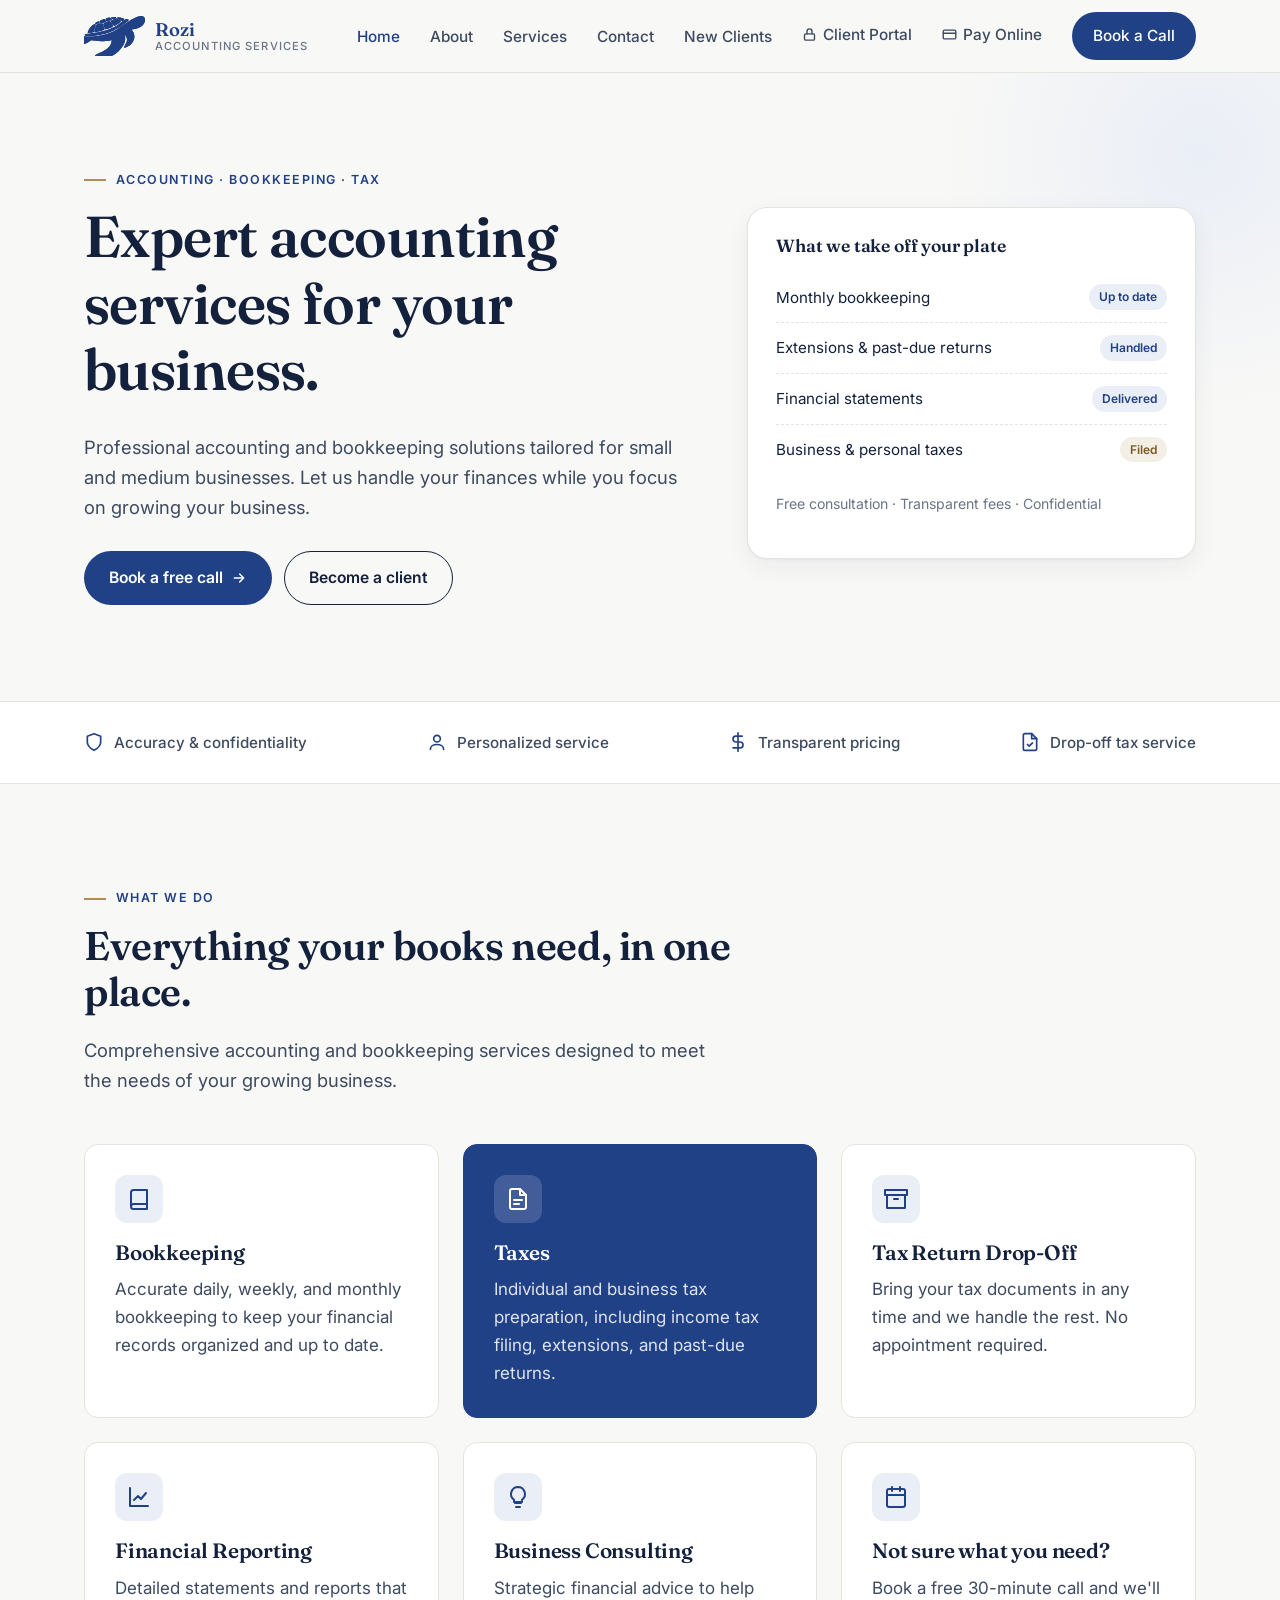
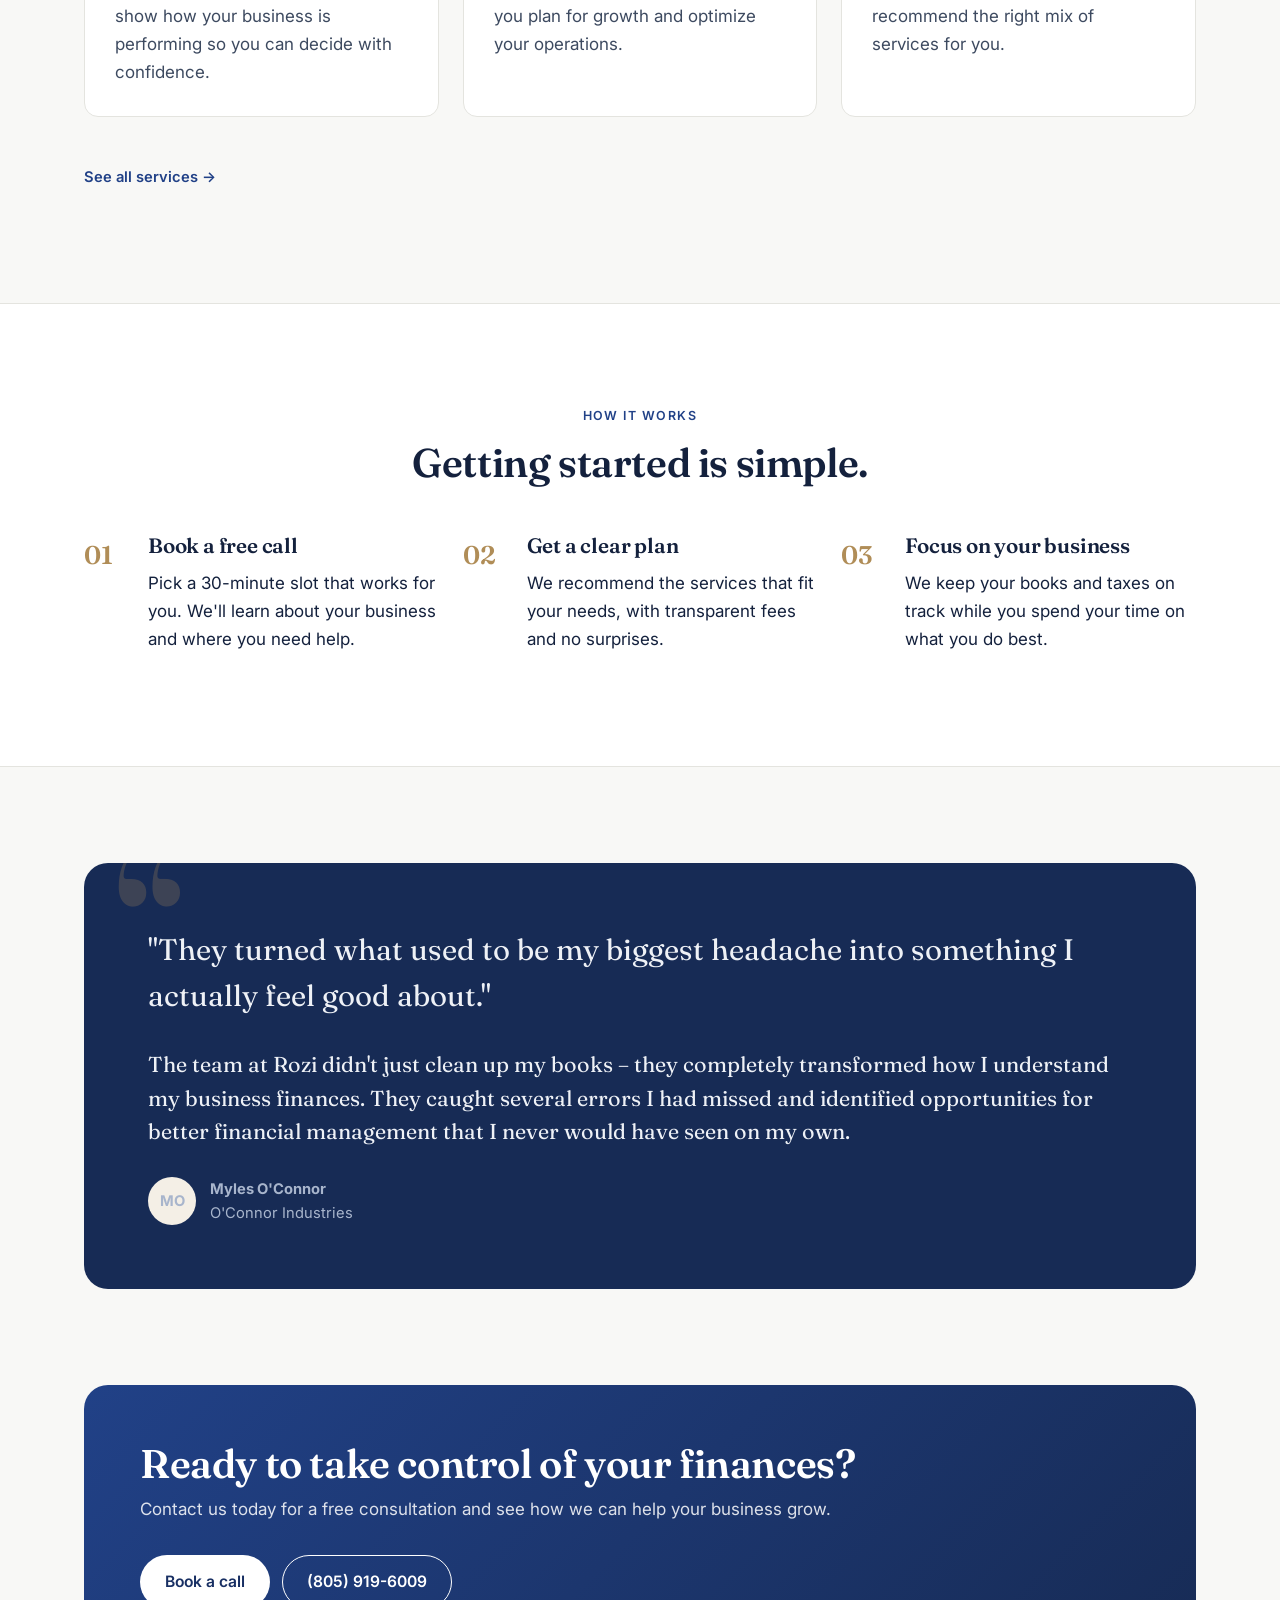
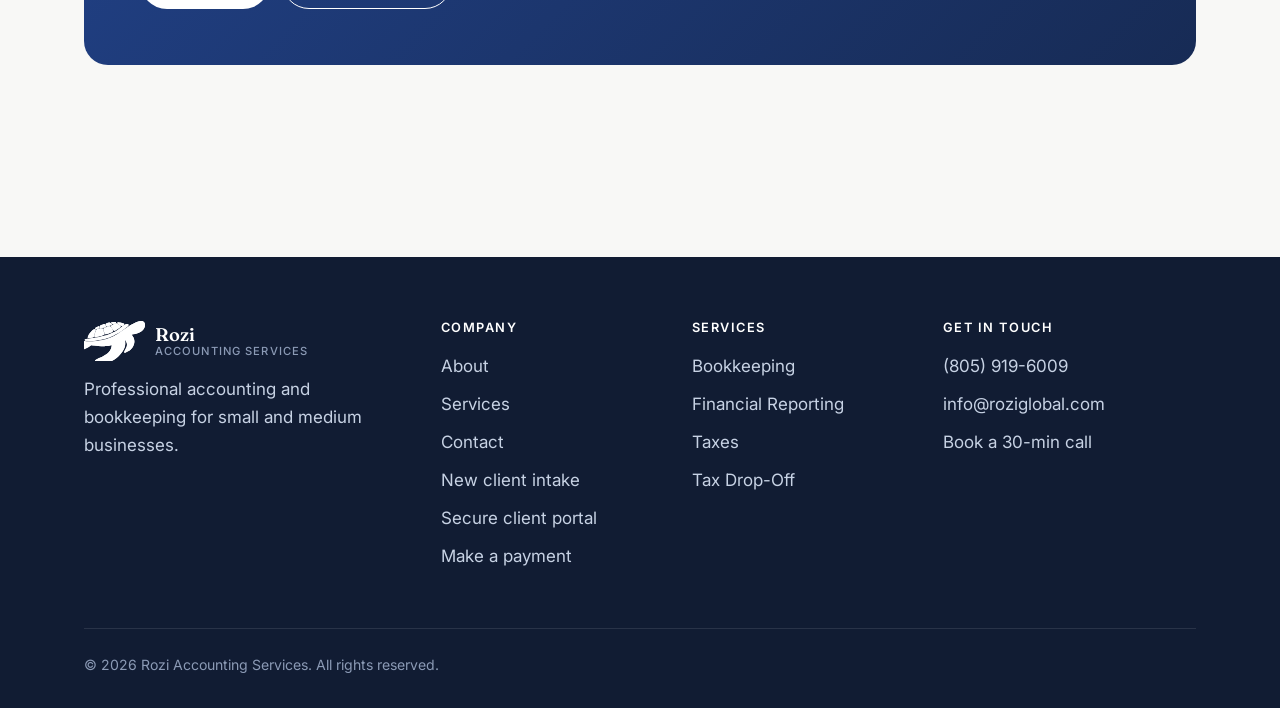
<file: index.html>
<!doctype html>
<html lang="en">
<head>
  <meta charset="utf-8">
  <meta name="viewport" content="width=device-width, initial-scale=1">
  <title>Rozi Accounting Services — Expert Accounting for Your Business</title>
  
  <meta name="description" content="Professional accounting and bookkeeping solutions tailored for small and medium businesses. Expert tax preparation, financial reporting, and business consulting.">
  <meta property="og:title" content="Rozi Accounting Services — Expert Accounting for Your Business">
  <meta property="og:description" content="Professional accounting and bookkeeping solutions tailored for small and medium businesses.">
  <meta property="og:type" content="website">
  <meta property="og:image" content="https://www.roziglobal.com/og.png">
  <meta name="twitter:card" content="summary_large_image">
  <link rel="icon" href="logo.svg">
  <link rel="preconnect" href="https://fonts.googleapis.com">
  <link rel="preconnect" href="https://fonts.gstatic.com" crossorigin>
  <link href="https://fonts.googleapis.com/css2?family=Fraunces:opsz,wght@9..144,400;9..144,600;9..144,700&family=Inter:wght@400;500;600&display=swap" rel="stylesheet">
  <link rel="stylesheet" href="styles.css">
  <script type="application/ld+json">
  {
    "@context": "https://schema.org",
    "@type": "AccountingService",
    "name": "Rozi Accounting Services",
    "url": "https://www.roziglobal.com/",
    "telephone": "+1-805-919-6009",
    "email": "info@roziglobal.com",
    "description": "Accounting, bookkeeping, tax preparation and business consulting for small and medium businesses."
  }
  </script>
</head>
<body>



<header class="site-header">
  <nav class="container nav" aria-label="Main">
    <a href="index.html" class="logo" aria-label="Rozi Accounting Services home">
      <img class="logo-mark" src="logo.svg" alt="" width="61" height="40">
      <span class="logo-text">Rozi<small>Accounting Services</small></span>
    </a>
    <button class="nav-toggle" aria-label="Open menu" aria-expanded="false">
      <svg width="26" height="26" viewBox="0 0 24 24" fill="none" stroke="currentColor" stroke-width="2" stroke-linecap="round"><path d="M4 7h16M4 12h16M4 17h16"/></svg>
    </button>
    <ul class="nav-links">
      <li><a href="index.html" aria-current="page">Home</a></li>
      <li><a href="about.html">About</a></li>
      <li><a href="services.html">Services</a></li>
      <li><a href="contact.html">Contact</a></li>
      <li><a href="intake.html">New Clients</a></li>
      <li><a href="portal.html" class="nav-portal"><svg width="15" height="15" viewBox="0 0 24 24" fill="none" stroke="currentColor" stroke-width="2.2" stroke-linecap="round" stroke-linejoin="round" aria-hidden="true"><rect x="4" y="11" width="16" height="10" rx="2"/><path d="M8 11V7a4 4 0 0 1 8 0v4"/></svg>Client Portal</a></li>
      <li><a href="pay.html" class="nav-portal"><svg width="15" height="15" viewBox="0 0 24 24" fill="none" stroke="currentColor" stroke-width="2.2" stroke-linecap="round" stroke-linejoin="round" aria-hidden="true"><rect x="2" y="5" width="20" height="14" rx="2"/><path d="M2 10h20"/></svg>Pay Online</a></li>
      <li><a href="https://cal.com/roziglobal/30min" class="btn btn-primary">Book a Call</a></li>
    </ul>
  </nav>
</header>

<main>
  <!-- Hero -->
  <section class="hero">
    <div class="container hero-grid">
      <div>
        <span class="eyebrow">Accounting · Bookkeeping · Tax</span>
        <h1>Expert accounting services for your business.</h1>
        <p class="lead">Professional accounting and bookkeeping solutions tailored for small and medium businesses. Let us handle your finances while you focus on growing your business.</p>
        <div class="btn-row">
          <a href="https://cal.com/roziglobal/30min" class="btn btn-primary">Book a free call
            <svg width="16" height="16" viewBox="0 0 24 24" fill="none" stroke="currentColor" stroke-width="2.2" stroke-linecap="round" stroke-linejoin="round"><path d="M5 12h14M13 6l6 6-6 6"/></svg>
          </a>
          <a href="intake.html" class="btn btn-outline">Become a client</a>
        </div>
      </div>
      <aside class="hero-card reveal" aria-label="What we handle">
        <h3>What we take off your plate</h3>
        <div class="ledger-row"><span>Monthly bookkeeping</span><span class="tag">Up to date</span></div>
        <div class="ledger-row"><span>Extensions &amp; past-due returns</span><span class="tag">Handled</span></div>
        <div class="ledger-row"><span>Financial statements</span><span class="tag">Delivered</span></div>
        <div class="ledger-row"><span>Business &amp; personal taxes</span><span class="tag gold">Filed</span></div>
        <p class="note">Free consultation · Transparent fees · Confidential</p>
      </aside>
    </div>
  </section>

  <!-- Trust strip -->
  <div class="trust">
    <div class="container">
      <ul>
        <li><svg width="20" height="20" viewBox="0 0 24 24" fill="none" stroke="currentColor" stroke-width="2" stroke-linecap="round" stroke-linejoin="round"><path d="M12 22s8-4 8-10V5l-8-3-8 3v7c0 6 8 10 8 10z"/></svg>Accuracy &amp; confidentiality</li>
        <li><svg width="20" height="20" viewBox="0 0 24 24" fill="none" stroke="currentColor" stroke-width="2" stroke-linecap="round" stroke-linejoin="round"><circle cx="12" cy="8" r="4"/><path d="M4 21c0-4 4-6 8-6s8 2 8 6"/></svg>Personalized service</li>
        <li><svg width="20" height="20" viewBox="0 0 24 24" fill="none" stroke="currentColor" stroke-width="2" stroke-linecap="round" stroke-linejoin="round"><path d="M12 1v22M17 5H9.5a3.5 3.5 0 0 0 0 7h5a3.5 3.5 0 0 1 0 7H6"/></svg>Transparent pricing</li>
        <li><svg width="20" height="20" viewBox="0 0 24 24" fill="none" stroke="currentColor" stroke-width="2" stroke-linecap="round" stroke-linejoin="round"><path d="M14 2H6a2 2 0 0 0-2 2v16a2 2 0 0 0 2 2h12a2 2 0 0 0 2-2V8z"/><path d="M14 2v6h6M9 15l2 2 4-4"/></svg>Drop-off tax service</li>
      </ul>
    </div>
  </div>

  <!-- Services preview -->
  <section>
    <div class="container">
      <div class="section-head">
        <span class="eyebrow">What we do</span>
        <h2>Everything your books need, in one place.</h2>
        <p class="lead">Comprehensive accounting and bookkeeping services designed to meet the needs of your growing business.</p>
      </div>
      <div class="grid grid-3">
        <a href="services.html#bookkeeping" class="card reveal" style="text-decoration:none;color:inherit">
          <div class="icon"><svg width="24" height="24" viewBox="0 0 24 24" fill="none" stroke="currentColor" stroke-width="2" stroke-linecap="round" stroke-linejoin="round"><path d="M4 19.5A2.5 2.5 0 0 1 6.5 17H20V3H6.5A2.5 2.5 0 0 0 4 5.5z"/><path d="M4 19.5A2.5 2.5 0 0 0 6.5 22H20v-5"/></svg></div>
          <h3>Bookkeeping</h3>
          <p>Accurate daily, weekly, and monthly bookkeeping to keep your financial records organized and up to date.</p>
        </a>
        <a href="services.html#taxes" class="card featured reveal" style="text-decoration:none">
          <div class="icon"><svg width="24" height="24" viewBox="0 0 24 24" fill="none" stroke="currentColor" stroke-width="2" stroke-linecap="round" stroke-linejoin="round"><path d="M14 2H6a2 2 0 0 0-2 2v16a2 2 0 0 0 2 2h12a2 2 0 0 0 2-2V8z"/><path d="M14 2v6h6M8 13h8M8 17h5"/></svg></div>
          <h3>Taxes</h3>
          <p>Individual and business tax preparation, including income tax filing, extensions, and past-due returns.</p>
        </a>
        <a href="services.html#dropoff" class="card reveal" style="text-decoration:none;color:inherit">
          <div class="icon"><svg width="24" height="24" viewBox="0 0 24 24" fill="none" stroke="currentColor" stroke-width="2" stroke-linecap="round" stroke-linejoin="round"><path d="M21 8v13H3V8"/><path d="M1 3h22v5H1zM10 12h4"/></svg></div>
          <h3>Tax Return Drop-Off</h3>
          <p>Bring your tax documents in any time and we handle the rest. No appointment required.</p>
        </a>
        <a href="services.html#reporting" class="card reveal" style="text-decoration:none;color:inherit">
          <div class="icon"><svg width="24" height="24" viewBox="0 0 24 24" fill="none" stroke="currentColor" stroke-width="2" stroke-linecap="round" stroke-linejoin="round"><path d="M3 3v18h18"/><path d="M7 15l4-4 3 3 5-6"/></svg></div>
          <h3>Financial Reporting</h3>
          <p>Detailed statements and reports that show how your business is performing so you can decide with confidence.</p>
        </a>
        <a href="services.html#consulting" class="card reveal" style="text-decoration:none;color:inherit">
          <div class="icon"><svg width="24" height="24" viewBox="0 0 24 24" fill="none" stroke="currentColor" stroke-width="2" stroke-linecap="round" stroke-linejoin="round"><path d="M9 18h6M10 22h4M12 2a7 7 0 0 0-4 12.7V17h8v-2.3A7 7 0 0 0 12 2z"/></svg></div>
          <h3>Business Consulting</h3>
          <p>Strategic financial advice to help you plan for growth and optimize your operations.</p>
        </a>
        <a href="https://cal.com/roziglobal/30min" class="card reveal" style="text-decoration:none;color:inherit">
          <div class="icon"><svg width="24" height="24" viewBox="0 0 24 24" fill="none" stroke="currentColor" stroke-width="2" stroke-linecap="round" stroke-linejoin="round"><rect x="3" y="4" width="18" height="18" rx="2"/><path d="M16 2v4M8 2v4M3 10h18"/></svg></div>
          <h3>Not sure what you need?</h3>
          <p>Book a free 30-minute call and we'll recommend the right mix of services for you.</p>
        </a>
      </div>
      <p style="margin-top:32px"><a href="services.html" class="card-link">See all services →</a></p>
    </div>
  </section>

  <!-- How it works -->
  <section class="alt">
    <div class="container">
      <div class="section-head center">
        <span class="eyebrow">How it works</span>
        <h2>Getting started is simple.</h2>
      </div>
      <div class="grid grid-3 steps">
        <div class="step reveal">
          <h3>Book a free call</h3>
          <p>Pick a 30-minute slot that works for you. We'll learn about your business and where you need help.</p>
        </div>
        <div class="step reveal">
          <h3>Get a clear plan</h3>
          <p>We recommend the services that fit your needs, with transparent fees and no surprises.</p>
        </div>
        <div class="step reveal">
          <h3>Focus on your business</h3>
          <p>We keep your books and taxes on track while you spend your time on what you do best.</p>
        </div>
      </div>
    </div>
  </section>

  <!-- Testimonial -->
  <section>
    <div class="container">
      <figure class="testimonial reveal" style="margin:0">
        <blockquote>
          <p class="short">"They turned what used to be my biggest headache into something I actually feel good about."</p>
          <p>The team at Rozi didn't just clean up my books – they completely transformed how I understand my business finances. They caught several errors I had missed and identified opportunities for better financial management that I never would have seen on my own.</p>
        </blockquote>
        <cite>
          <span class="avatar">MO</span>
          <span><strong>Myles O'Connor</strong><span>O'Connor Industries</span></span>
        </cite>
      </figure>
    </div>
  </section>

  <!-- CTA -->
  <section style="padding-top:0">
    <div class="container">
      <div class="cta-band reveal">
        <div>
          <h2>Ready to take control of your finances?</h2>
          <p>Contact us today for a free consultation and see how we can help your business grow.</p>
        </div>
        <div class="btn-row" style="margin:0">
          <a href="https://cal.com/roziglobal/30min" class="btn btn-light">Book a call</a>
          <a href="tel:+18059196009" class="btn btn-outline" style="border-color:#fff;color:#fff">(805) 919-6009</a>
        </div>
      </div>
    </div>
  </section>
</main>

<footer class="site-footer">
  <div class="container">
    <div class="footer-grid">
      <div>
        <a href="index.html" class="logo"><img class="logo-mark" src="logo.svg" alt="" width="61" height="40"><span class="logo-text">Rozi<small>Accounting Services</small></span></a>
        <p>Professional accounting and bookkeeping for small and medium businesses.</p>
      </div>
      <div>
        <h4>Company</h4>
        <ul><li><a href="about.html">About</a></li><li><a href="services.html">Services</a></li><li><a href="contact.html">Contact</a></li><li><a href="intake.html">New client intake</a></li><li><a href="portal.html">Secure client portal</a></li><li><a href="pay.html">Make a payment</a></li></ul>
      </div>
      <div>
        <h4>Services</h4>
        <ul><li><a href="services.html#bookkeeping">Bookkeeping</a></li><li><a href="services.html#reporting">Financial Reporting</a></li><li><a href="services.html#taxes">Taxes</a></li><li><a href="services.html#dropoff">Tax Drop-Off</a></li></ul>
      </div>
      <div>
        <h4>Get in touch</h4>
        <ul><li><a href="tel:+18059196009">(805) 919-6009</a></li><li><a href="mailto:info@roziglobal.com">info@roziglobal.com</a></li><li><a href="https://cal.com/roziglobal/30min">Book a 30-min call</a></li></ul>
      </div>
    </div>
    <div class="footer-bottom">
      <span>© <span data-year>2026</span> Rozi Accounting Services. All rights reserved.</span>
    </div>
  </div>
</footer>

<script src="script.js"></script>
</body>
</html>
</file>
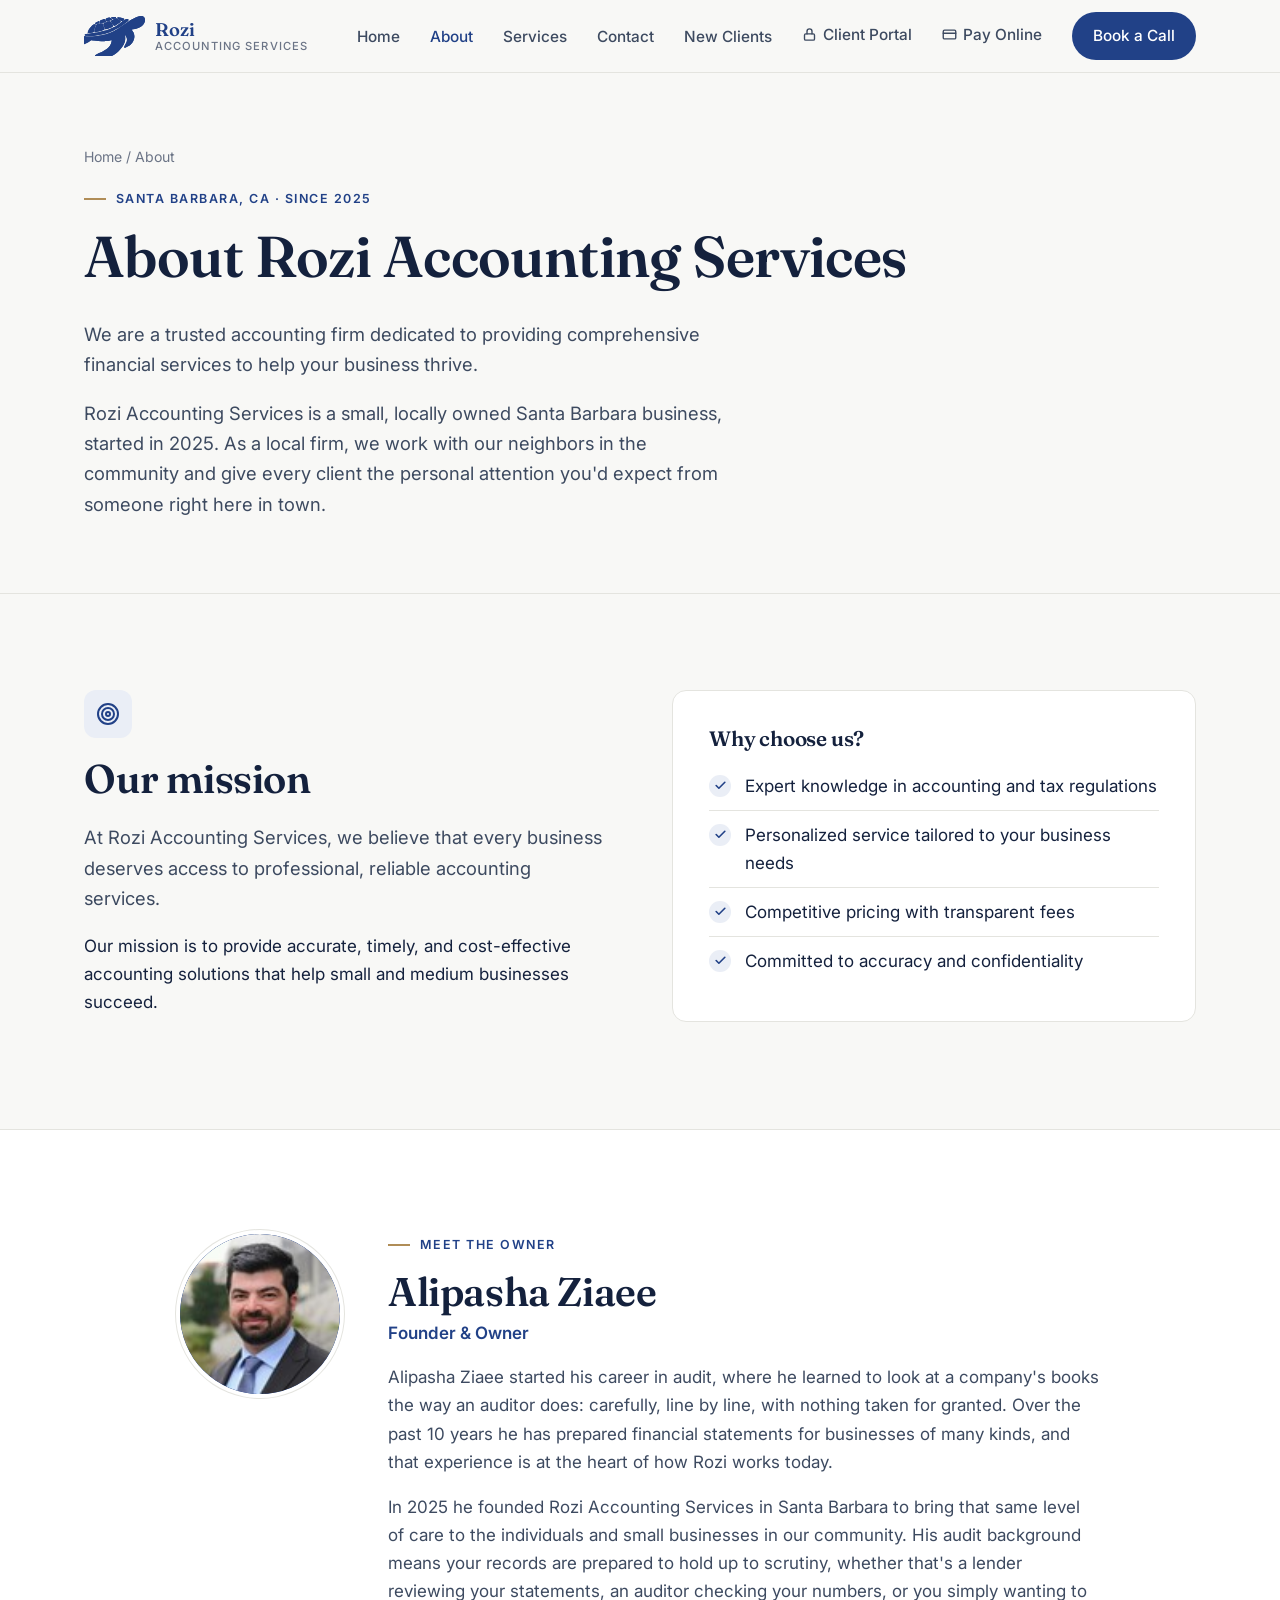
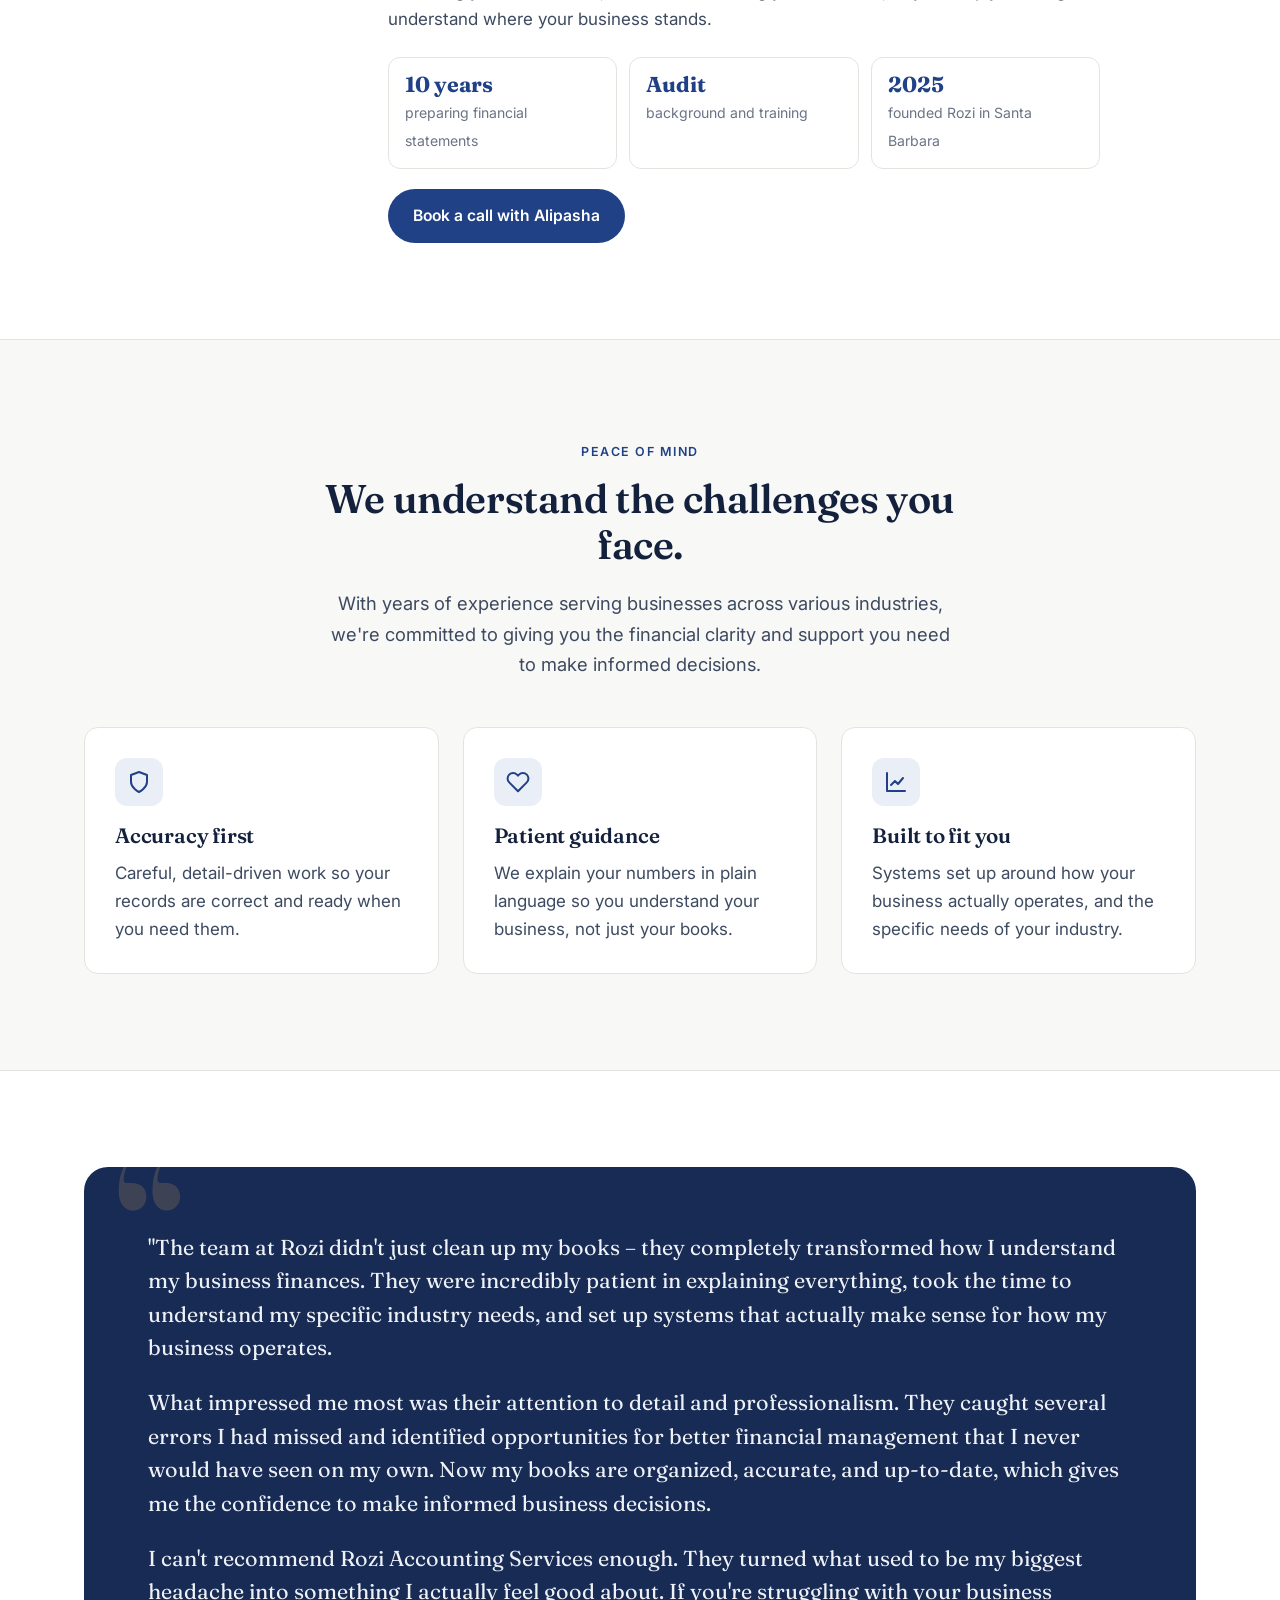
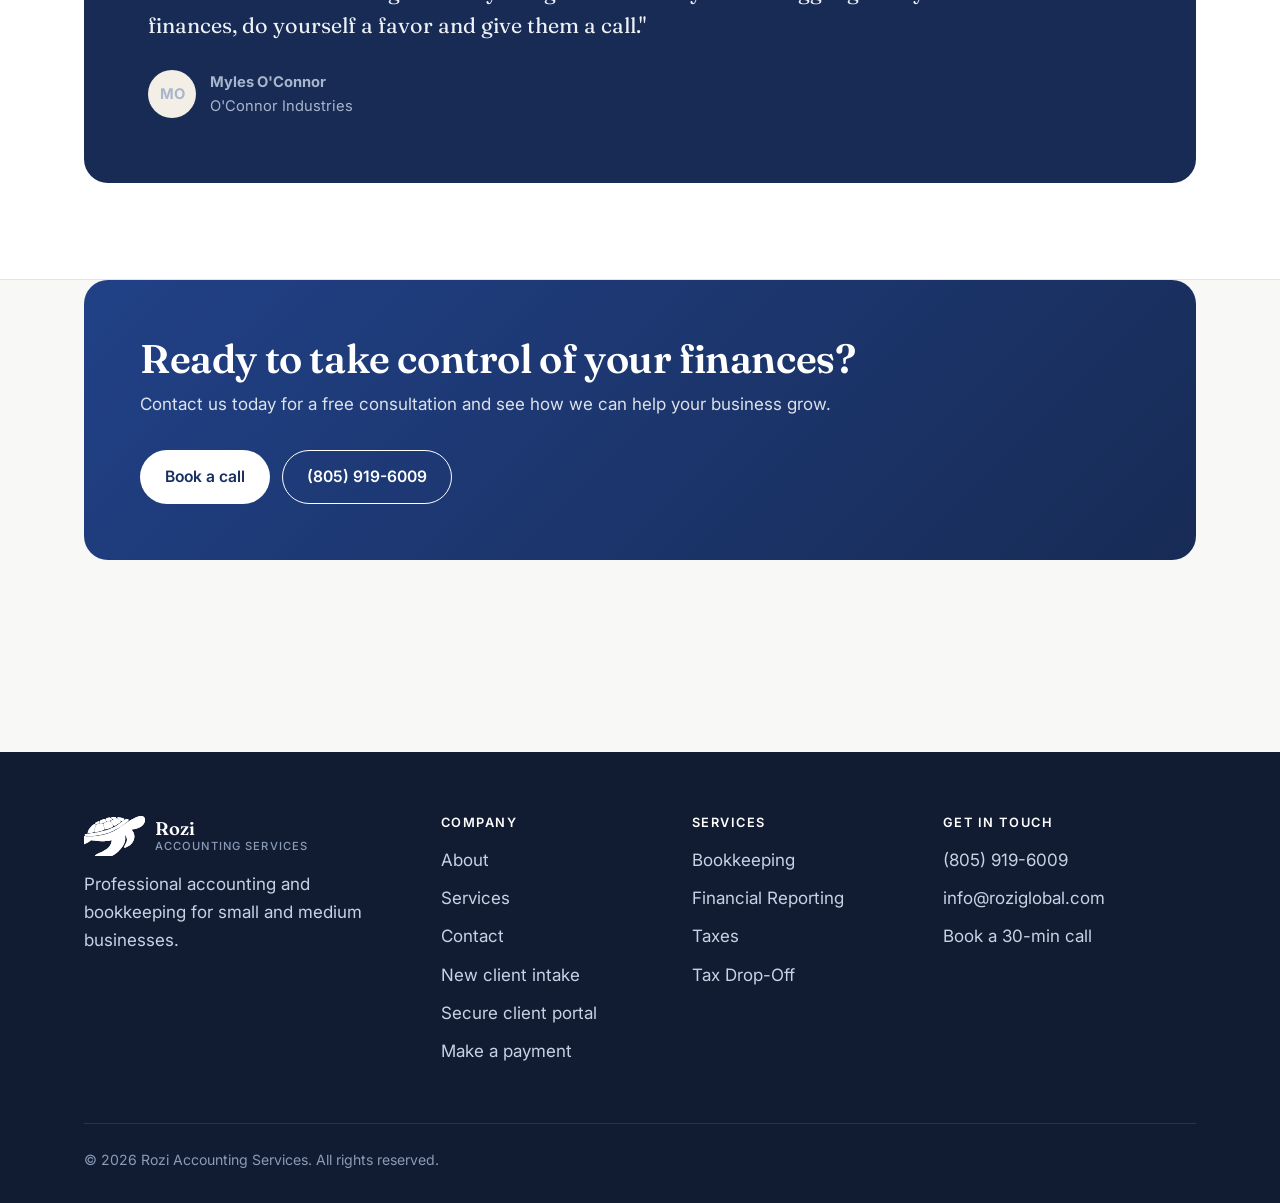
<file: about.html>
<!doctype html>
<html lang="en">
<head>
  <meta charset="utf-8">
  <meta name="viewport" content="width=device-width, initial-scale=1">
  <title>About Us — Rozi Accounting Services</title>
  <meta name="description" content="Learn about Rozi Accounting Services — our mission to bring professional, reliable accounting to small and medium businesses.">
  <meta property="og:title" content="About Us — Rozi Accounting Services">
  <meta property="og:description" content="Learn about Rozi Accounting Services — our mission to bring professional, reliable accounting to small and medium businesses.">
  <meta property="og:image" content="https://www.roziglobal.com/og.png">
  <link rel="icon" href="logo.svg">
  <link rel="preconnect" href="https://fonts.googleapis.com">
  <link rel="preconnect" href="https://fonts.gstatic.com" crossorigin>
  <link href="https://fonts.googleapis.com/css2?family=Fraunces:opsz,wght@9..144,400;9..144,600;9..144,700&family=Inter:wght@400;500;600&display=swap" rel="stylesheet">
  <link rel="stylesheet" href="styles.css">
</head>
<body>

<header class="site-header">
  <nav class="container nav" aria-label="Main">
    <a href="index.html" class="logo" aria-label="Rozi Accounting Services home">
      <img class="logo-mark" src="logo.svg" alt="" width="61" height="40">
      <span class="logo-text">Rozi<small>Accounting Services</small></span>
    </a>
    <button class="nav-toggle" aria-label="Open menu" aria-expanded="false">
      <svg width="26" height="26" viewBox="0 0 24 24" fill="none" stroke="currentColor" stroke-width="2" stroke-linecap="round"><path d="M4 7h16M4 12h16M4 17h16"/></svg>
    </button>
    <ul class="nav-links">
      <li><a href="index.html">Home</a></li>
      <li><a href="about.html" aria-current="page">About</a></li>
      <li><a href="services.html">Services</a></li>
      <li><a href="contact.html">Contact</a></li>
      <li><a href="intake.html">New Clients</a></li>
      <li><a href="portal.html" class="nav-portal"><svg width="15" height="15" viewBox="0 0 24 24" fill="none" stroke="currentColor" stroke-width="2.2" stroke-linecap="round" stroke-linejoin="round" aria-hidden="true"><rect x="4" y="11" width="16" height="10" rx="2"/><path d="M8 11V7a4 4 0 0 1 8 0v4"/></svg>Client Portal</a></li>
      <li><a href="pay.html" class="nav-portal"><svg width="15" height="15" viewBox="0 0 24 24" fill="none" stroke="currentColor" stroke-width="2.2" stroke-linecap="round" stroke-linejoin="round" aria-hidden="true"><rect x="2" y="5" width="20" height="14" rx="2"/><path d="M2 10h20"/></svg>Pay Online</a></li>
      <li><a href="https://cal.com/roziglobal/30min" class="btn btn-primary">Book a Call</a></li>
    </ul>
  </nav>
</header>

<main>
  <section class="page-hero">
    <div class="container">
      <div class="crumbs"><a href="index.html">Home</a> / About</div>
      <span class="eyebrow">Santa Barbara, CA · Since 2025</span>
      <h1>About Rozi Accounting Services</h1>
      <p class="lead">We are a trusted accounting firm dedicated to providing comprehensive financial services to help your business thrive.</p>
      <p class="lead">Rozi Accounting Services is a small, locally owned Santa Barbara business, started in 2025. As a local firm, we work with our neighbors in the community and give every client the personal attention you'd expect from someone right here in town.</p>
    </div>
  </section>

  <section>
    <div class="container split">
      <div class="reveal">
        <div class="icon"><svg width="24" height="24" viewBox="0 0 24 24" fill="none" stroke="currentColor" stroke-width="2" stroke-linecap="round" stroke-linejoin="round"><circle cx="12" cy="12" r="10"/><circle cx="12" cy="12" r="6"/><circle cx="12" cy="12" r="2"/></svg></div>
        <h2>Our mission</h2>
        <p class="lead">At Rozi Accounting Services, we believe that every business deserves access to professional, reliable accounting services.</p>
        <p>Our mission is to provide accurate, timely, and cost-effective accounting solutions that help small and medium businesses succeed.</p>
      </div>
      <div class="card reveal" style="padding:36px">
        <h3>Why choose us?</h3>
        <ul class="checklist">
          <li>Expert knowledge in accounting and tax regulations</li>
          <li>Personalized service tailored to your business needs</li>
          <li>Competitive pricing with transparent fees</li>
          <li>Committed to accuracy and confidentiality</li>
        </ul>
      </div>
    </div>
  </section>

  <section class="alt">
    <div class="container">
      <div class="owner reveal">
        <div class="owner-photo"><img src="alipasha.jpg" alt="Alipasha Ziaee, founder of Rozi Accounting Services" width="160" height="160"></div>
        <div class="owner-text">
          <span class="eyebrow">Meet the owner</span>
          <h2>Alipasha Ziaee</h2>
          <p class="owner-role">Founder &amp; Owner</p>
          <p>Alipasha Ziaee started his career in audit, where he learned to look at a company's books the way an auditor does: carefully, line by line, with nothing taken for granted. Over the past 10 years he has prepared financial statements for businesses of many kinds, and that experience is at the heart of how Rozi works today.</p>
          <p>In 2025 he founded Rozi Accounting Services in Santa Barbara to bring that same level of care to the individuals and small businesses in our community. His audit background means your records are prepared to hold up to scrutiny, whether that's a lender reviewing your statements, an auditor checking your numbers, or you simply wanting to understand where your business stands.</p>
          <ul class="owner-facts">
            <li><strong>10 years</strong><span>preparing financial statements</span></li>
            <li><strong>Audit</strong><span>background and training</span></li>
            <li><strong>2025</strong><span>founded Rozi in Santa Barbara</span></li>
          </ul>
          <div class="btn-row" style="margin-top:20px"><a href="https://cal.com/roziglobal/30min" class="btn btn-primary">Book a call with Alipasha</a></div>
        </div>
      </div>
    </div>
  </section>

  <section>
    <div class="container">
      <div class="section-head center">
        <span class="eyebrow">Peace of mind</span>
        <h2>We understand the challenges you face.</h2>
        <p class="lead">With years of experience serving businesses across various industries, we're committed to giving you the financial clarity and support you need to make informed decisions.</p>
      </div>
      <div class="grid grid-3">
        <div class="card reveal"><div class="icon"><svg width="24" height="24" viewBox="0 0 24 24" fill="none" stroke="currentColor" stroke-width="2" stroke-linecap="round" stroke-linejoin="round"><path d="M12 22s8-4 8-10V5l-8-3-8 3v7c0 6 8 10 8 10z"/></svg></div><h3>Accuracy first</h3><p>Careful, detail-driven work so your records are correct and ready when you need them.</p></div>
        <div class="card reveal"><div class="icon"><svg width="24" height="24" viewBox="0 0 24 24" fill="none" stroke="currentColor" stroke-width="2" stroke-linecap="round" stroke-linejoin="round"><path d="M20.8 4.6a5.5 5.5 0 0 0-7.8 0L12 5.7l-1-1.1a5.5 5.5 0 0 0-7.8 7.8L12 21.2l8.8-8.8a5.5 5.5 0 0 0 0-7.8z"/></svg></div><h3>Patient guidance</h3><p>We explain your numbers in plain language so you understand your business, not just your books.</p></div>
        <div class="card reveal"><div class="icon"><svg width="24" height="24" viewBox="0 0 24 24" fill="none" stroke="currentColor" stroke-width="2" stroke-linecap="round" stroke-linejoin="round"><path d="M3 3v18h18"/><path d="M7 15l4-4 3 3 5-6"/></svg></div><h3>Built to fit you</h3><p>Systems set up around how your business actually operates, and the specific needs of your industry.</p></div>
      </div>
    </div>
  </section>

  <section class="alt">
    <div class="container">
      <figure class="testimonial reveal" style="margin:0">
        <blockquote>
          <p>"The team at Rozi didn't just clean up my books – they completely transformed how I understand my business finances. They were incredibly patient in explaining everything, took the time to understand my specific industry needs, and set up systems that actually make sense for how my business operates.</p>
          <p>What impressed me most was their attention to detail and professionalism. They caught several errors I had missed and identified opportunities for better financial management that I never would have seen on my own. Now my books are organized, accurate, and up-to-date, which gives me the confidence to make informed business decisions.</p>
          <p style="margin:0">I can't recommend Rozi Accounting Services enough. They turned what used to be my biggest headache into something I actually feel good about. If you're struggling with your business finances, do yourself a favor and give them a call."</p>
        </blockquote>
        <cite>
          <span class="avatar">MO</span>
          <span><strong>Myles O'Connor</strong><span>O'Connor Industries</span></span>
        </cite>
      </figure>
    </div>
  </section>

  <section style="padding-top:0">
    <div class="container">
      <div class="cta-band reveal">
        <div>
          <h2>Ready to take control of your finances?</h2>
          <p>Contact us today for a free consultation and see how we can help your business grow.</p>
        </div>
        <div class="btn-row" style="margin:0">
          <a href="https://cal.com/roziglobal/30min" class="btn btn-light">Book a call</a>
          <a href="tel:+18059196009" class="btn btn-outline" style="border-color:#fff;color:#fff">(805) 919-6009</a>
        </div>
      </div>
    </div>
  </section>
</main>

<footer class="site-footer">
  <div class="container">
    <div class="footer-grid">
      <div>
        <a href="index.html" class="logo"><img class="logo-mark" src="logo.svg" alt="" width="61" height="40"><span class="logo-text">Rozi<small>Accounting Services</small></span></a>
        <p>Professional accounting and bookkeeping for small and medium businesses.</p>
      </div>
      <div>
        <h4>Company</h4>
        <ul><li><a href="about.html">About</a></li><li><a href="services.html">Services</a></li><li><a href="contact.html">Contact</a></li><li><a href="intake.html">New client intake</a></li><li><a href="portal.html">Secure client portal</a></li><li><a href="pay.html">Make a payment</a></li></ul>
      </div>
      <div>
        <h4>Services</h4>
        <ul><li><a href="services.html#bookkeeping">Bookkeeping</a></li><li><a href="services.html#reporting">Financial Reporting</a></li><li><a href="services.html#taxes">Taxes</a></li><li><a href="services.html#dropoff">Tax Drop-Off</a></li></ul>
      </div>
      <div>
        <h4>Get in touch</h4>
        <ul><li><a href="tel:+18059196009">(805) 919-6009</a></li><li><a href="mailto:info@roziglobal.com">info@roziglobal.com</a></li><li><a href="https://cal.com/roziglobal/30min">Book a 30-min call</a></li></ul>
      </div>
    </div>
    <div class="footer-bottom">
      <span>© <span data-year>2026</span> Rozi Accounting Services. All rights reserved.</span>
    </div>
  </div>
</footer>

<script src="script.js"></script>
</body>
</html>
</file>
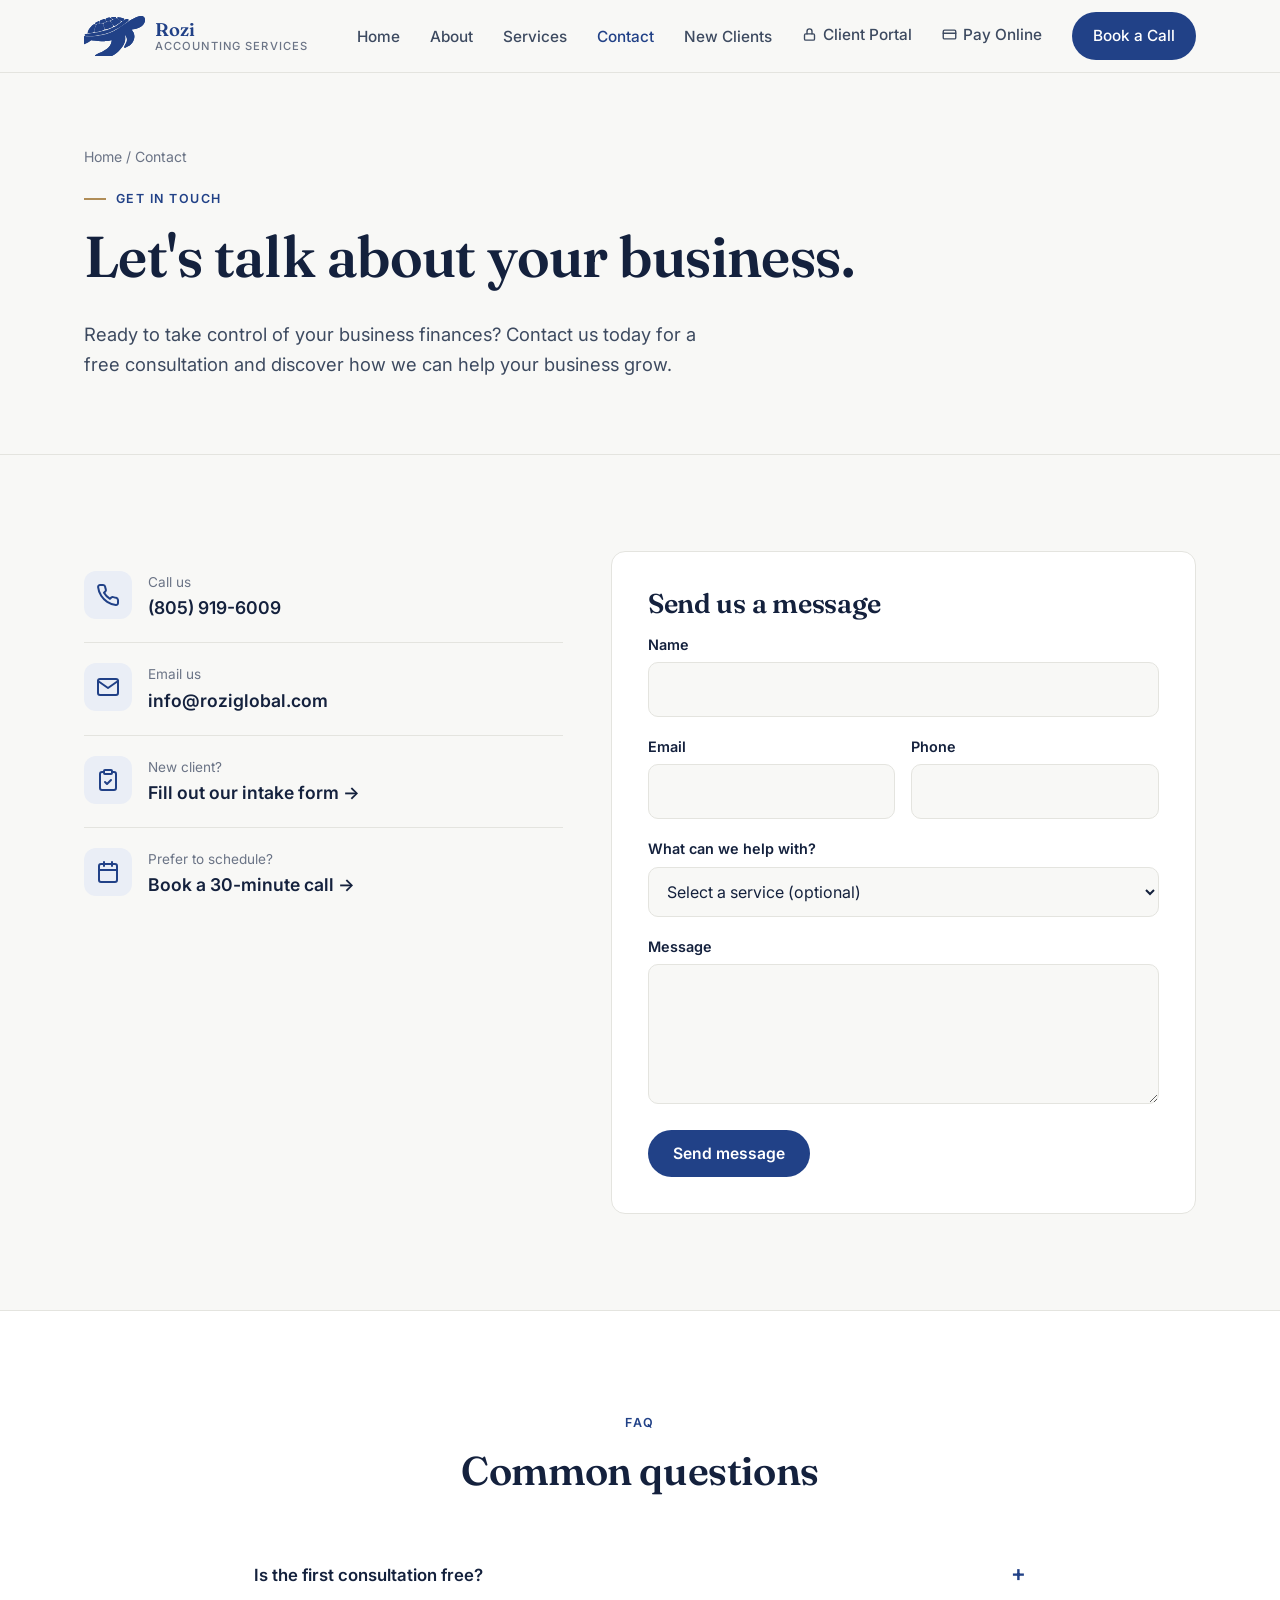
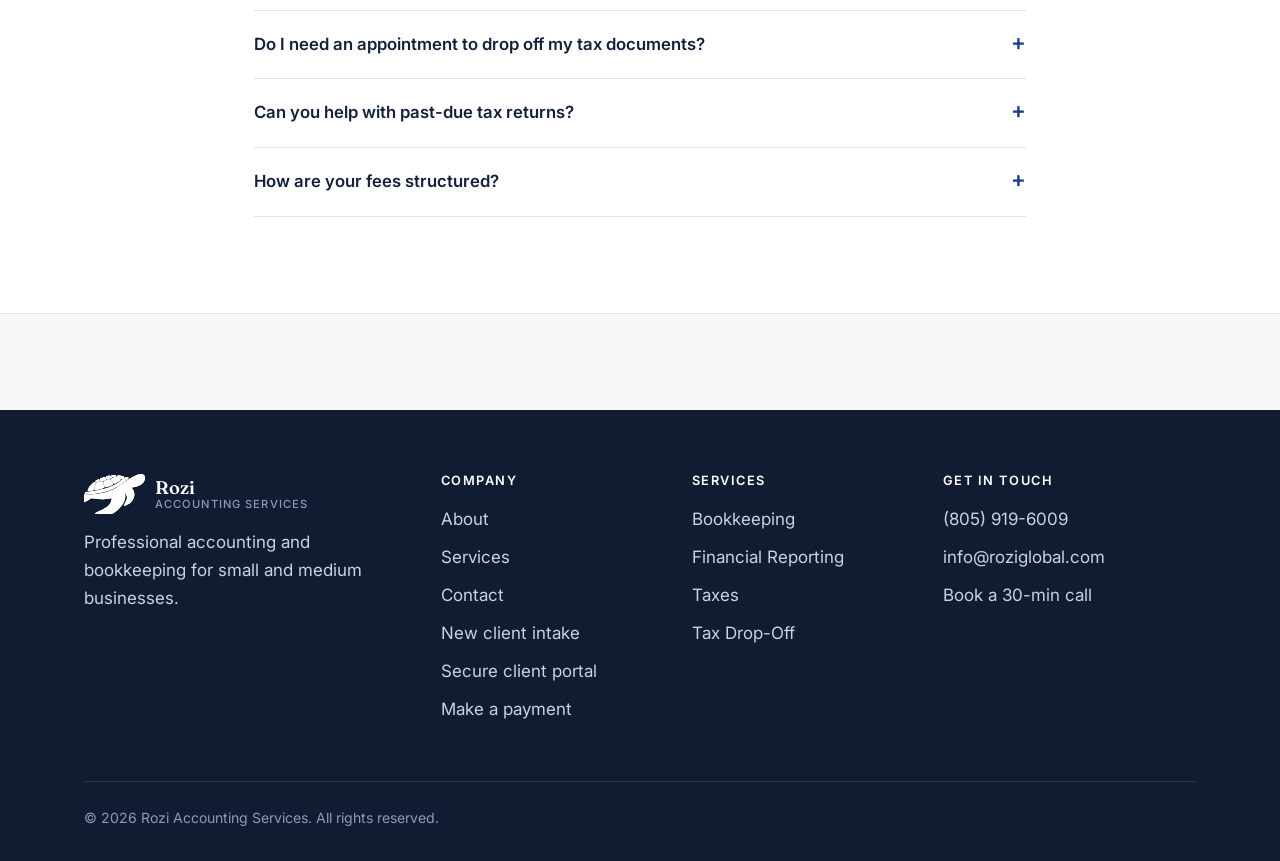
<file: contact.html>
<!doctype html>
<html lang="en">
<head>
  <meta charset="utf-8">
  <meta name="viewport" content="width=device-width, initial-scale=1">
  <title>Contact — Rozi Accounting Services</title>
  <meta name="description" content="Contact Rozi Accounting Services for a free consultation. Call (805) 919-6009 or email info@roziglobal.com.">
  <meta property="og:title" content="Contact — Rozi Accounting Services">
  <meta property="og:description" content="Contact Rozi Accounting Services for a free consultation. Call (805) 919-6009 or email info@roziglobal.com.">
  <meta property="og:image" content="https://www.roziglobal.com/og.png">
  <link rel="icon" href="logo.svg">
  <link rel="preconnect" href="https://fonts.googleapis.com">
  <link rel="preconnect" href="https://fonts.gstatic.com" crossorigin>
  <link href="https://fonts.googleapis.com/css2?family=Fraunces:opsz,wght@9..144,400;9..144,600;9..144,700&family=Inter:wght@400;500;600&display=swap" rel="stylesheet">
  <link rel="stylesheet" href="styles.css">
</head>
<body>

<header class="site-header">
  <nav class="container nav" aria-label="Main">
    <a href="index.html" class="logo" aria-label="Rozi Accounting Services home">
      <img class="logo-mark" src="logo.svg" alt="" width="61" height="40">
      <span class="logo-text">Rozi<small>Accounting Services</small></span>
    </a>
    <button class="nav-toggle" aria-label="Open menu" aria-expanded="false">
      <svg width="26" height="26" viewBox="0 0 24 24" fill="none" stroke="currentColor" stroke-width="2" stroke-linecap="round"><path d="M4 7h16M4 12h16M4 17h16"/></svg>
    </button>
    <ul class="nav-links">
      <li><a href="index.html">Home</a></li>
      <li><a href="about.html">About</a></li>
      <li><a href="services.html">Services</a></li>
      <li><a href="contact.html" aria-current="page">Contact</a></li>
      <li><a href="intake.html">New Clients</a></li>
      <li><a href="portal.html" class="nav-portal"><svg width="15" height="15" viewBox="0 0 24 24" fill="none" stroke="currentColor" stroke-width="2.2" stroke-linecap="round" stroke-linejoin="round" aria-hidden="true"><rect x="4" y="11" width="16" height="10" rx="2"/><path d="M8 11V7a4 4 0 0 1 8 0v4"/></svg>Client Portal</a></li>
      <li><a href="pay.html" class="nav-portal"><svg width="15" height="15" viewBox="0 0 24 24" fill="none" stroke="currentColor" stroke-width="2.2" stroke-linecap="round" stroke-linejoin="round" aria-hidden="true"><rect x="2" y="5" width="20" height="14" rx="2"/><path d="M2 10h20"/></svg>Pay Online</a></li>
      <li><a href="https://cal.com/roziglobal/30min" class="btn btn-primary">Book a Call</a></li>
    </ul>
  </nav>
</header>

<main>
  <section class="page-hero">
    <div class="container">
      <div class="crumbs"><a href="index.html">Home</a> / Contact</div>
      <span class="eyebrow">Get in touch</span>
      <h1>Let's talk about your business.</h1>
      <p class="lead">Ready to take control of your business finances? Contact us today for a free consultation and discover how we can help your business grow.</p>
    </div>
  </section>

  <section>
    <div class="container contact-grid">
      <div>
        <div class="contact-item">
          <div class="icon"><svg width="24" height="24" viewBox="0 0 24 24" fill="none" stroke="currentColor" stroke-width="2" stroke-linecap="round" stroke-linejoin="round"><path d="M22 16.9v3a2 2 0 0 1-2.2 2 19.8 19.8 0 0 1-8.6-3.1 19.5 19.5 0 0 1-6-6A19.8 19.8 0 0 1 2.1 4.2 2 2 0 0 1 4.1 2h3a2 2 0 0 1 2 1.7c.1.9.4 1.8.7 2.7a2 2 0 0 1-.5 2.1L8 9.8a16 16 0 0 0 6 6l1.3-1.3a2 2 0 0 1 2.1-.4c.9.3 1.8.6 2.7.7a2 2 0 0 1 1.7 2z"/></svg></div>
          <div><small>Call us</small><a href="tel:+18059196009">(805) 919-6009</a></div>
        </div>
        <div class="contact-item">
          <div class="icon"><svg width="24" height="24" viewBox="0 0 24 24" fill="none" stroke="currentColor" stroke-width="2" stroke-linecap="round" stroke-linejoin="round"><rect x="2" y="4" width="20" height="16" rx="2"/><path d="m22 6-10 7L2 6"/></svg></div>
          <div><small>Email us</small><a href="mailto:info@roziglobal.com">info@roziglobal.com</a></div>
        </div>
        <div class="contact-item">
          <div class="icon"><svg width="24" height="24" viewBox="0 0 24 24" fill="none" stroke="currentColor" stroke-width="2" stroke-linecap="round" stroke-linejoin="round"><path d="M16 4h2a2 2 0 0 1 2 2v14a2 2 0 0 1-2 2H6a2 2 0 0 1-2-2V6a2 2 0 0 1 2-2h2"/><rect x="8" y="2" width="8" height="4" rx="1"/><path d="M9 14l2 2 4-4"/></svg></div>
          <div><small>New client?</small><a href="intake.html">Fill out our intake form →</a></div>
        </div>
        <div class="contact-item" style="border-bottom:0">
          <div class="icon"><svg width="24" height="24" viewBox="0 0 24 24" fill="none" stroke="currentColor" stroke-width="2" stroke-linecap="round" stroke-linejoin="round"><rect x="3" y="4" width="18" height="18" rx="2"/><path d="M16 2v4M8 2v4M3 10h18"/></svg></div>
          <div><small>Prefer to schedule?</small><a href="https://cal.com/roziglobal/30min">Book a 30-minute call →</a></div>
        </div>
      </div>
      <div class="card" style="padding:36px">
        <h2 style="font-size:1.7rem">Send us a message</h2>
        <form id="contact-form">
          <div class="field"><label for="name">Name</label><input id="name" name="name" required autocomplete="name"></div>
          <div class="field-row">
            <div class="field"><label for="email">Email</label><input id="email" name="email" type="email" required autocomplete="email"></div>
            <div class="field"><label for="phone">Phone</label><input id="phone" name="phone" type="tel" autocomplete="tel"></div>
          </div>
          <div class="field"><label for="service">What can we help with?</label>
            <select id="service" name="service"><option value="">Select a service (optional)</option><option>Bookkeeping</option><option>Financial Reporting</option><option>Business Consulting</option><option>Taxes</option><option>Tax Return Drop-Off Services</option><option>Something else</option></select>
          </div>
          <div class="field"><label for="message">Message</label><textarea id="message" name="message" required></textarea></div>
          <button type="submit" class="btn btn-primary">Send message</button>
          <p class="form-status" role="status" aria-live="polite"></p>
        </form>
      </div>
    </div>
  </section>

  <section class="alt">
    <div class="container" style="max-width:820px">
      <div class="section-head center"><span class="eyebrow">FAQ</span><h2>Common questions</h2></div>
      <details><summary>Is the first consultation free?</summary><p>Yes. Book a 30-minute call and we'll talk through your business and where you need help — no cost and no obligation.</p></details>
      <details><summary>Do I need an appointment to drop off my tax documents?</summary><p>No. Our tax return drop-off service requires no appointment — simply bring your paperwork and we handle the rest.</p></details>
      <details><summary>Can you help with past-due tax returns?</summary><p>Yes. Our tax services include income tax filing, extensions, and past-due tax returns for individuals and businesses.</p></details>
      <details><summary>How are your fees structured?</summary><p>We offer competitive pricing with transparent fees. We'll explain costs up front during your consultation.</p></details>
    </div>
  </section>
</main>

<footer class="site-footer">
  <div class="container">
    <div class="footer-grid">
      <div>
        <a href="index.html" class="logo"><img class="logo-mark" src="logo.svg" alt="" width="61" height="40"><span class="logo-text">Rozi<small>Accounting Services</small></span></a>
        <p>Professional accounting and bookkeeping for small and medium businesses.</p>
      </div>
      <div>
        <h4>Company</h4>
        <ul><li><a href="about.html">About</a></li><li><a href="services.html">Services</a></li><li><a href="contact.html">Contact</a></li><li><a href="intake.html">New client intake</a></li><li><a href="portal.html">Secure client portal</a></li><li><a href="pay.html">Make a payment</a></li></ul>
      </div>
      <div>
        <h4>Services</h4>
        <ul><li><a href="services.html#bookkeeping">Bookkeeping</a></li><li><a href="services.html#reporting">Financial Reporting</a></li><li><a href="services.html#taxes">Taxes</a></li><li><a href="services.html#dropoff">Tax Drop-Off</a></li></ul>
      </div>
      <div>
        <h4>Get in touch</h4>
        <ul><li><a href="tel:+18059196009">(805) 919-6009</a></li><li><a href="mailto:info@roziglobal.com">info@roziglobal.com</a></li><li><a href="https://cal.com/roziglobal/30min">Book a 30-min call</a></li></ul>
      </div>
    </div>
    <div class="footer-bottom">
      <span>© <span data-year>2026</span> Rozi Accounting Services. All rights reserved.</span>
    </div>
  </div>
</footer>

<script src="script.js"></script>
</body>
</html>
</file>
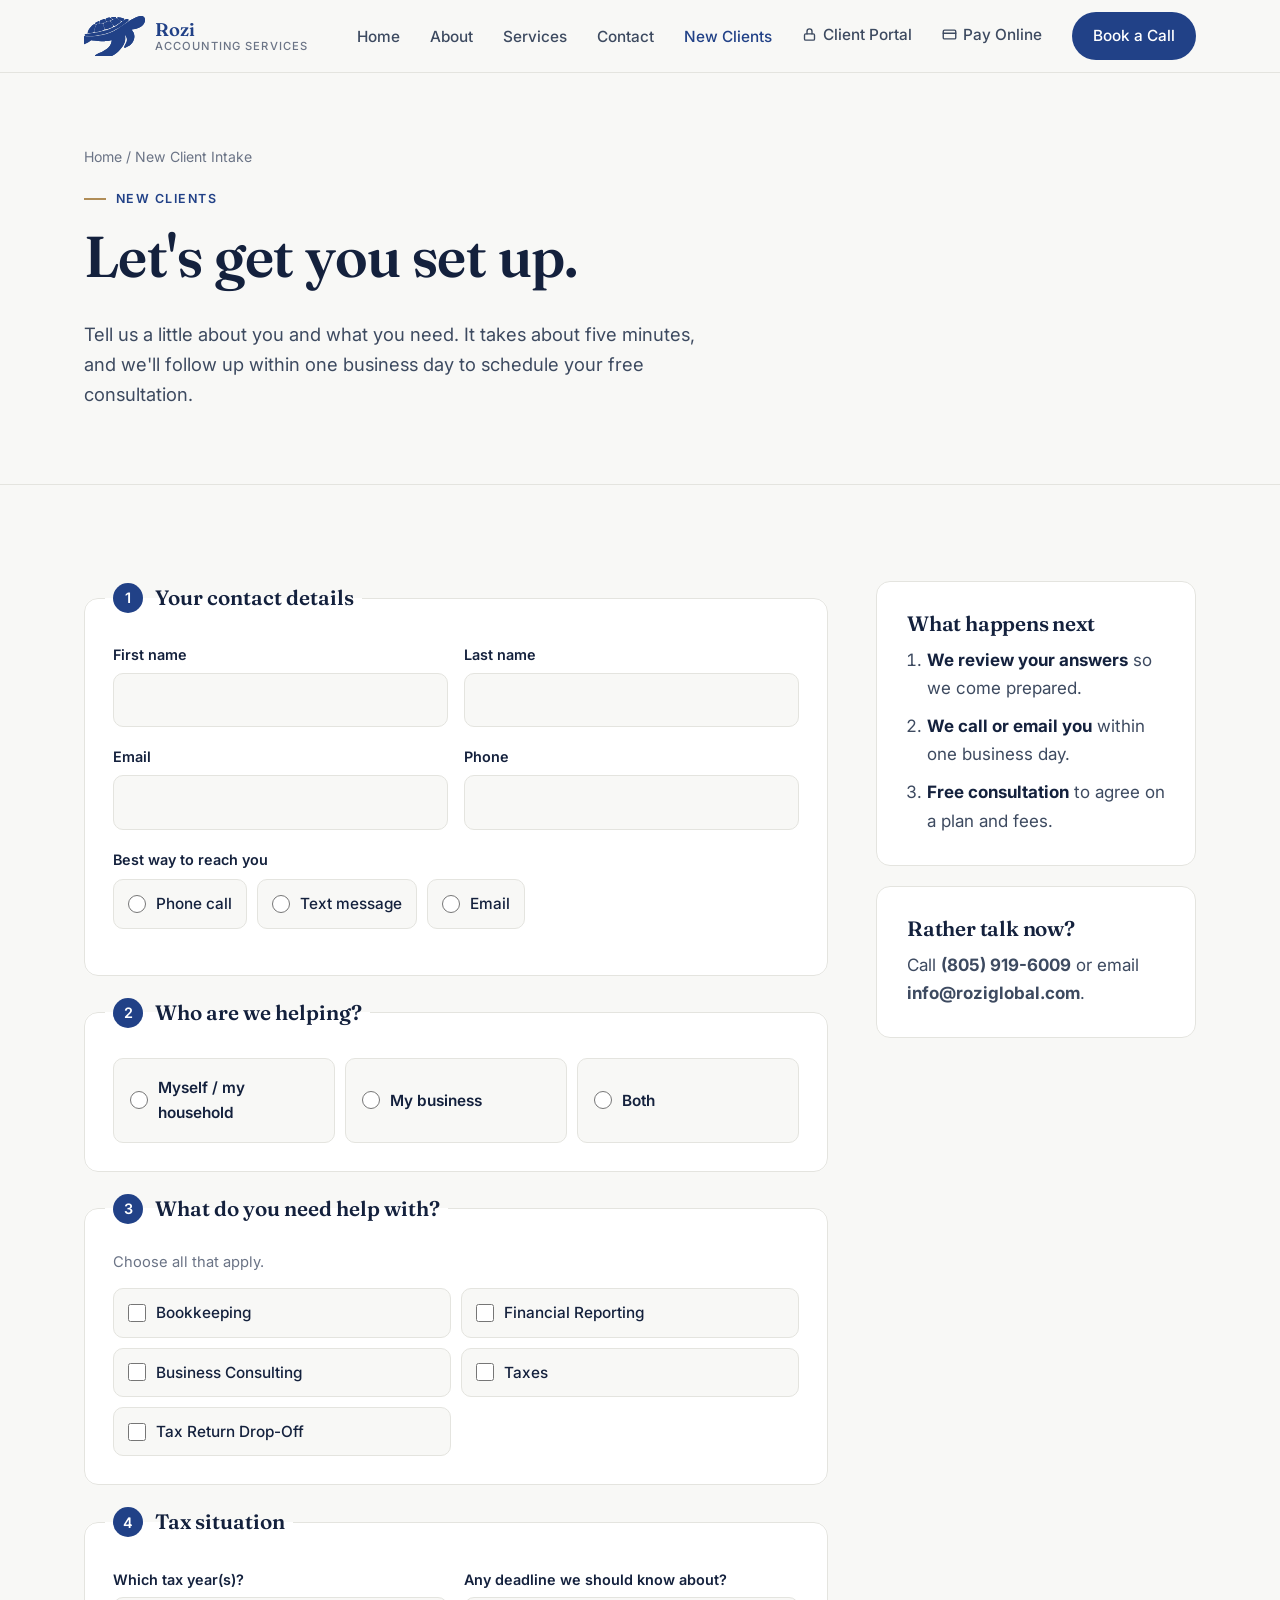
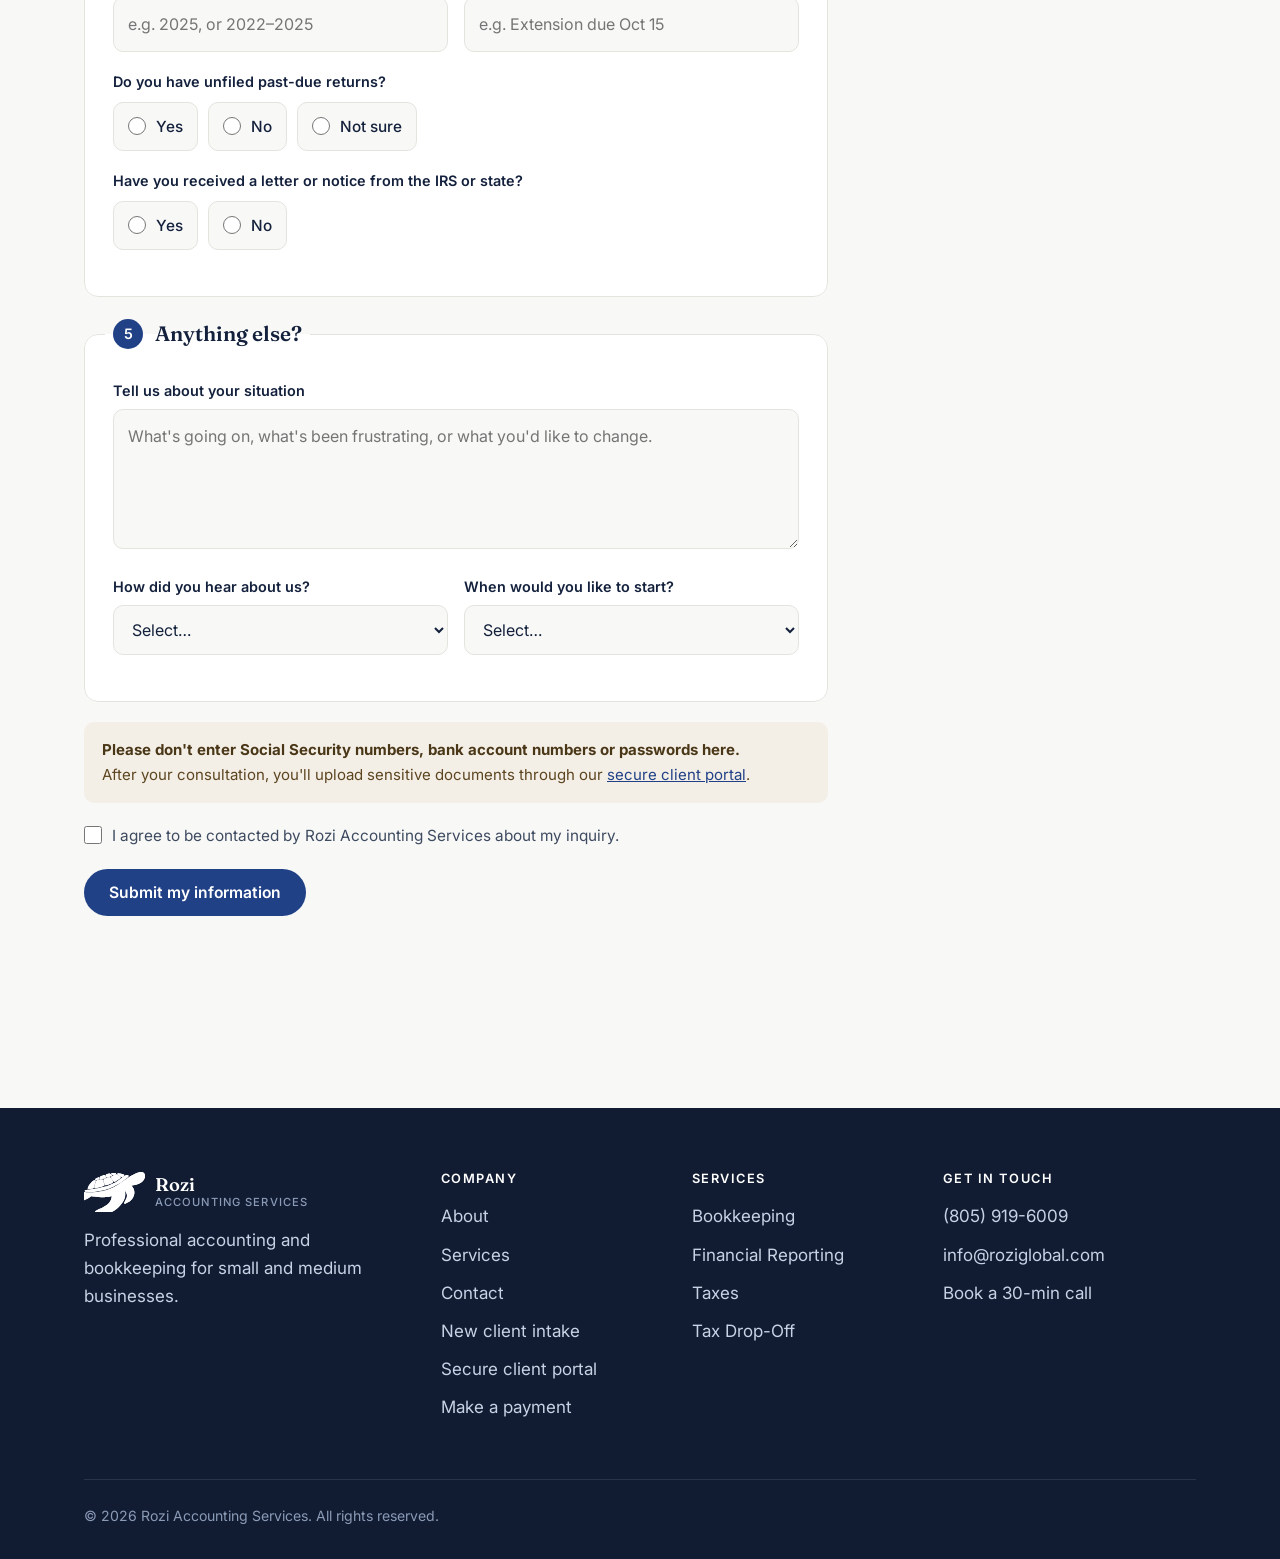
<file: intake.html>
<!doctype html>
<html lang="en">
<head>
  <meta charset="utf-8">
  <meta name="viewport" content="width=device-width, initial-scale=1">
  <title>New Client Intake — Rozi Accounting Services</title>
  <meta name="description" content="Start working with Rozi Accounting Services. Tell us about you or your business and the services you need.">
  <meta property="og:title" content="New Client Intake — Rozi Accounting Services">
  <meta property="og:description" content="Start working with Rozi Accounting Services. Tell us about you or your business and the services you need.">
  <meta property="og:image" content="https://www.roziglobal.com/og.png">
  <link rel="icon" href="logo.svg">
  <link rel="preconnect" href="https://fonts.googleapis.com">
  <link rel="preconnect" href="https://fonts.gstatic.com" crossorigin>
  <link href="https://fonts.googleapis.com/css2?family=Fraunces:opsz,wght@9..144,400;9..144,600;9..144,700&family=Inter:wght@400;500;600&display=swap" rel="stylesheet">
  <link rel="stylesheet" href="styles.css">
</head>
<body>

<header class="site-header">
  <nav class="container nav" aria-label="Main">
    <a href="index.html" class="logo" aria-label="Rozi Accounting Services home">
      <img class="logo-mark" src="logo.svg" alt="" width="61" height="40">
      <span class="logo-text">Rozi<small>Accounting Services</small></span>
    </a>
    <button class="nav-toggle" aria-label="Open menu" aria-expanded="false">
      <svg width="26" height="26" viewBox="0 0 24 24" fill="none" stroke="currentColor" stroke-width="2" stroke-linecap="round"><path d="M4 7h16M4 12h16M4 17h16"/></svg>
    </button>
    <ul class="nav-links">
      <li><a href="index.html">Home</a></li>
      <li><a href="about.html">About</a></li>
      <li><a href="services.html">Services</a></li>
      <li><a href="contact.html">Contact</a></li>
      <li><a href="intake.html" aria-current="page">New Clients</a></li>
      <li><a href="portal.html" class="nav-portal"><svg width="15" height="15" viewBox="0 0 24 24" fill="none" stroke="currentColor" stroke-width="2.2" stroke-linecap="round" stroke-linejoin="round" aria-hidden="true"><rect x="4" y="11" width="16" height="10" rx="2"/><path d="M8 11V7a4 4 0 0 1 8 0v4"/></svg>Client Portal</a></li>
      <li><a href="pay.html" class="nav-portal"><svg width="15" height="15" viewBox="0 0 24 24" fill="none" stroke="currentColor" stroke-width="2.2" stroke-linecap="round" stroke-linejoin="round" aria-hidden="true"><rect x="2" y="5" width="20" height="14" rx="2"/><path d="M2 10h20"/></svg>Pay Online</a></li>
      <li><a href="https://cal.com/roziglobal/30min" class="btn btn-primary">Book a Call</a></li>
    </ul>
  </nav>
</header>

<main>
  <section class="page-hero">
    <div class="container">
      <div class="crumbs"><a href="index.html">Home</a> / New Client Intake</div>
      <span class="eyebrow">New clients</span>
      <h1>Let's get you set up.</h1>
      <p class="lead">Tell us a little about you and what you need. It takes about five minutes, and we'll follow up within one business day to schedule your free consultation.</p>
    </div>
  </section>

  <section>
    <div class="container intake-layout">
      <form id="intake-form" class="intake" novalidate>

        <fieldset>
          <legend><span class="step-no">1</span>Your contact details</legend>
          <div class="field-row">
            <div class="field"><label for="first">First name</label><input id="first" name="First name" required autocomplete="given-name"></div>
            <div class="field"><label for="last">Last name</label><input id="last" name="Last name" required autocomplete="family-name"></div>
          </div>
          <div class="field-row">
            <div class="field"><label for="i-email">Email</label><input id="i-email" name="Email" type="email" required autocomplete="email"></div>
            <div class="field"><label for="i-phone">Phone</label><input id="i-phone" name="Phone" type="tel" required autocomplete="tel"></div>
          </div>
          <div class="field">
            <span class="label">Best way to reach you</span>
            <div class="checks"><label class="check"><input type="radio" name="Preferred contact" value="Phone call" required><span>Phone call</span></label><label class="check"><input type="radio" name="Preferred contact" value="Text message"><span>Text message</span></label><label class="check"><input type="radio" name="Preferred contact" value="Email"><span>Email</span></label></div>
          </div>
        </fieldset>

        <fieldset>
          <legend><span class="step-no">2</span>Who are we helping?</legend>
          <div class="checks big"><label class="check"><input type="radio" name="Client type" value="Myself / my household" required><span>Myself / my household</span></label><label class="check"><input type="radio" name="Client type" value="My business"><span>My business</span></label><label class="check"><input type="radio" name="Client type" value="Both"><span>Both</span></label></div>
        </fieldset>

        <fieldset id="business-section" hidden>
          <legend><span class="step-no">3</span>About your business</legend>
          <div class="field-row">
            <div class="field"><label for="bizname">Business name</label><input id="bizname" name="Business name" autocomplete="organization"></div>
            <div class="field"><label for="entity">Business structure</label>
              <select id="entity" name="Business structure"><option value="">Select…</option><option>Sole proprietorship</option><option>Single-member LLC</option><option>Multi-member LLC</option><option>Partnership</option><option>S corporation</option><option>C corporation</option><option>Nonprofit</option><option>Not sure</option></select></div>
          </div>
          <div class="field-row">
            <div class="field"><label for="industry">Industry</label><input id="industry" name="Industry" placeholder="e.g. Construction, restaurant, consulting"></div>
            <div class="field"><label for="employees">Number of employees</label>
              <select id="employees" name="Employees"><option value="">Select…</option><option>Just me</option><option>2–5</option><option>6–20</option><option>21–50</option><option>More than 50</option></select></div>
          </div>
          <div class="field-row">
            <div class="field"><label for="software">Current bookkeeping</label>
              <select id="software" name="Current bookkeeping"><option value="">Select…</option><option>QuickBooks Online</option><option>QuickBooks Desktop</option><option>Xero</option><option>FreshBooks</option><option>Spreadsheets</option><option>Paper records</option><option>Nothing yet</option><option>Other</option></select></div>
            <div class="field"><label for="revenue">Approximate annual revenue</label>
              <select id="revenue" name="Annual revenue"><option value="">Prefer not to say</option><option>Under $100k</option><option>$100k–$500k</option><option>$500k–$1M</option><option>$1M–$5M</option><option>Over $5M</option></select></div>
          </div>
        </fieldset>

        <fieldset>
          <legend><span class="step-no" data-renumber>3</span>What do you need help with?</legend>
          <p class="hint">Choose all that apply.</p>
          <div class="checks grid-checks" id="services-group"><label class="check"><input type="checkbox" name="Services" value="Bookkeeping"><span>Bookkeeping</span></label><label class="check"><input type="checkbox" name="Services" value="Financial Reporting"><span>Financial Reporting</span></label><label class="check"><input type="checkbox" name="Services" value="Business Consulting"><span>Business Consulting</span></label><label class="check"><input type="checkbox" name="Services" value="Taxes"><span>Taxes</span></label><label class="check"><input type="checkbox" name="Services" value="Tax Return Drop-Off"><span>Tax Return Drop-Off</span></label></div>
          <p class="error" id="services-error" hidden>Choose at least one service so we know where to start.</p>
        </fieldset>

        <fieldset>
          <legend><span class="step-no" data-renumber>4</span>Tax situation</legend>
          <div class="field-row">
            <div class="field"><label for="taxyear">Which tax year(s)?</label><input id="taxyear" name="Tax years" placeholder="e.g. 2025, or 2022–2025"></div>
            <div class="field"><label for="deadline">Any deadline we should know about?</label><input id="deadline" name="Deadline" placeholder="e.g. Extension due Oct 15"></div>
          </div>
          <div class="field">
            <span class="label">Do you have unfiled past-due returns?</span>
            <div class="checks"><label class="check"><input type="radio" name="Past-due returns" value="Yes"><span>Yes</span></label><label class="check"><input type="radio" name="Past-due returns" value="No"><span>No</span></label><label class="check"><input type="radio" name="Past-due returns" value="Not sure"><span>Not sure</span></label></div>
          </div>
          <div class="field">
            <span class="label">Have you received a letter or notice from the IRS or state?</span>
            <div class="checks"><label class="check"><input type="radio" name="IRS or state notice" value="Yes"><span>Yes</span></label><label class="check"><input type="radio" name="IRS or state notice" value="No"><span>No</span></label></div>
          </div>
        </fieldset>

        <fieldset>
          <legend><span class="step-no" data-renumber>5</span>Anything else?</legend>
          <div class="field"><label for="notes">Tell us about your situation</label><textarea id="notes" name="Notes" placeholder="What's going on, what's been frustrating, or what you'd like to change."></textarea></div>
          <div class="field-row">
            <div class="field"><label for="heard">How did you hear about us?</label>
              <select id="heard" name="Referral source"><option value="">Select…</option><option>Google search</option><option>Referral from a friend or client</option><option>Social media</option><option>Walked by the office</option><option>Other</option></select></div>
            <div class="field"><label for="start">When would you like to start?</label>
              <select id="start" name="Start timing"><option value="">Select…</option><option>As soon as possible</option><option>Within the next month</option><option>Just exploring options</option></select></div>
          </div>
        </fieldset>

        <div class="notice">
          <strong>Please don't enter Social Security numbers, bank account numbers or passwords here.</strong>
          After your consultation, you'll upload sensitive documents through our <a href="portal.html">secure client portal</a>.
        </div>

        <label class="check consent"><input type="checkbox" id="consent" required><span>I agree to be contacted by Rozi Accounting Services about my inquiry.</span></label>
        <p class="error" id="form-error" hidden>Please fill in the highlighted fields.</p>

        <button type="submit" class="btn btn-primary">Submit my information</button>
      </form>

      <div class="intake-done card" id="intake-done" hidden>
        <div class="icon"><svg width="24" height="24" viewBox="0 0 24 24" fill="none" stroke="currentColor" stroke-width="2.4" stroke-linecap="round" stroke-linejoin="round"><path d="M20 6 9 17l-5-5"/></svg></div>
        <h2>Thank you, <span id="done-name"></span>.</h2>
        <p id="done-msg">We've received your information and will reach out within one business day.</p>
        <p>Want to skip the wait? Pick a time for your free consultation now.</p>
        <div class="btn-row"><a href="https://cal.com/roziglobal/30min" class="btn btn-primary">Book a 30-minute call</a></div>
      </div>

      <aside class="intake-aside">
        <div class="card">
          <h3>What happens next</h3>
          <ol class="next-steps">
            <li><strong>We review your answers</strong> so we come prepared.</li>
            <li><strong>We call or email you</strong> within one business day.</li>
            <li><strong>Free consultation</strong> to agree on a plan and fees.</li>
          </ol>
        </div>
        <div class="card">
          <h3>Rather talk now?</h3>
          <p>Call <strong class="selectable">(805) 919-6009</strong> or email <strong class="selectable">info@roziglobal.com</strong>.</p>
        </div>
      </aside>
    </div>
  </section>
</main>

<footer class="site-footer">
  <div class="container">
    <div class="footer-grid">
      <div>
        <a href="index.html" class="logo"><img class="logo-mark" src="logo.svg" alt="" width="61" height="40"><span class="logo-text">Rozi<small>Accounting Services</small></span></a>
        <p>Professional accounting and bookkeeping for small and medium businesses.</p>
      </div>
      <div>
        <h4>Company</h4>
        <ul><li><a href="about.html">About</a></li><li><a href="services.html">Services</a></li><li><a href="contact.html">Contact</a></li><li><a href="intake.html">New client intake</a></li><li><a href="portal.html">Secure client portal</a></li><li><a href="pay.html">Make a payment</a></li></ul>
      </div>
      <div>
        <h4>Services</h4>
        <ul><li><a href="services.html#bookkeeping">Bookkeeping</a></li><li><a href="services.html#reporting">Financial Reporting</a></li><li><a href="services.html#taxes">Taxes</a></li><li><a href="services.html#dropoff">Tax Drop-Off</a></li></ul>
      </div>
      <div>
        <h4>Get in touch</h4>
        <ul><li><a href="tel:+18059196009">(805) 919-6009</a></li><li><a href="mailto:info@roziglobal.com">info@roziglobal.com</a></li><li><a href="https://cal.com/roziglobal/30min">Book a 30-min call</a></li></ul>
      </div>
    </div>
    <div class="footer-bottom">
      <span>© <span data-year>2026</span> Rozi Accounting Services. All rights reserved.</span>
    </div>
  </div>
</footer>

<script src="script.js"></script>
</body>
</html>
</file>
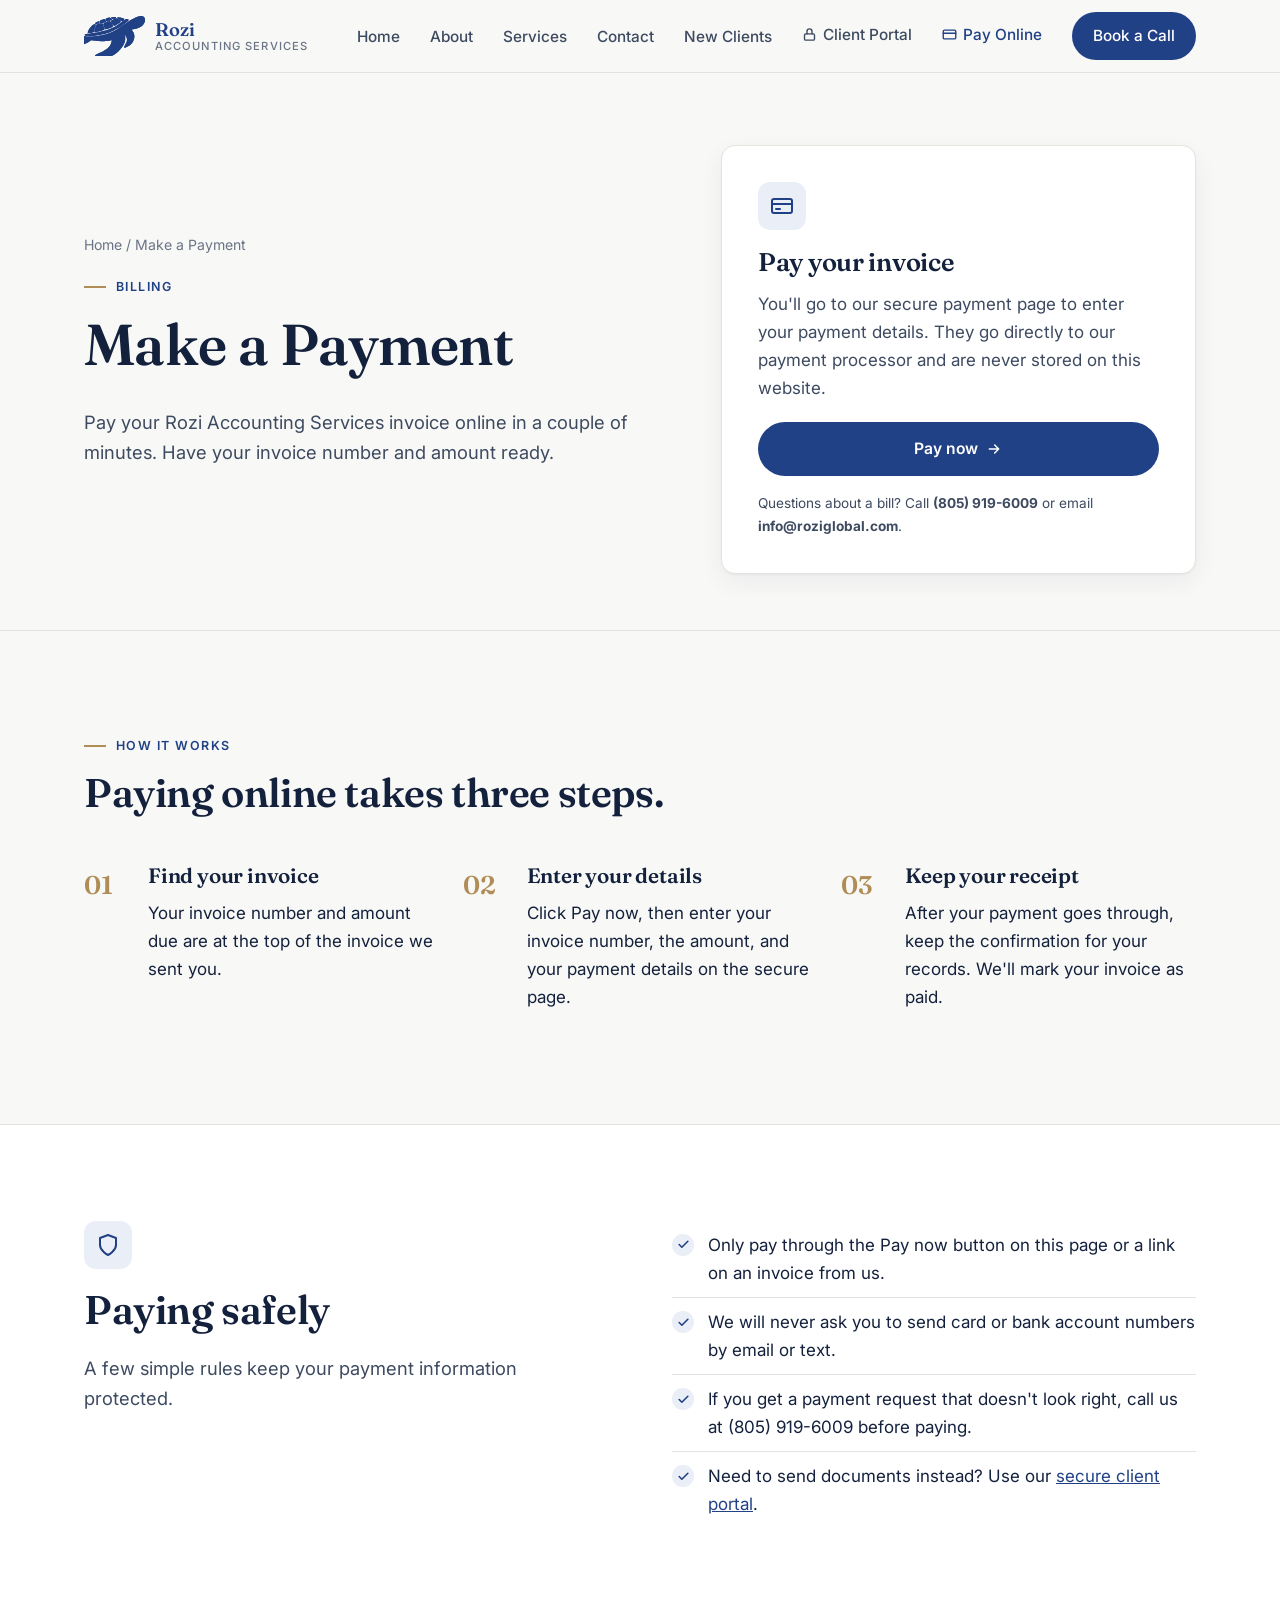
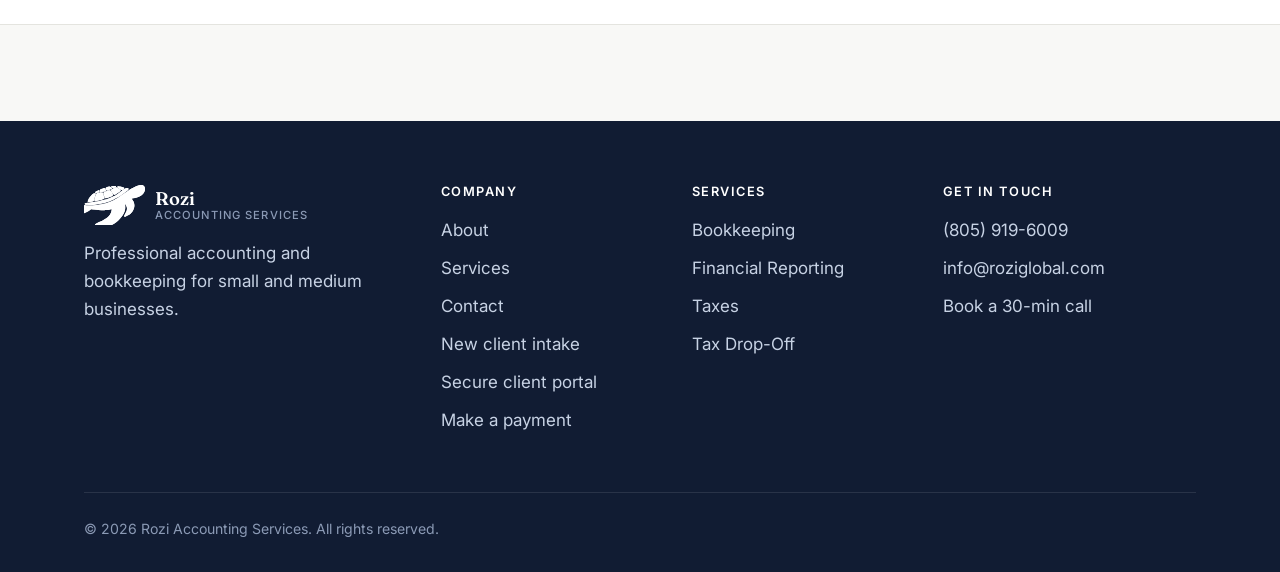
<file: pay.html>
<!doctype html>
<html lang="en">
<head>
  <meta charset="utf-8">
  <meta name="viewport" content="width=device-width, initial-scale=1">
  <title>Make a Payment — Rozi Accounting Services</title>
  <meta name="description" content="Pay your Rozi Accounting Services invoice online through our secure payment page.">
  <meta property="og:title" content="Make a Payment — Rozi Accounting Services">
  <meta property="og:description" content="Pay your Rozi Accounting Services invoice online through our secure payment page.">
  <meta property="og:image" content="https://www.roziglobal.com/og.png">
  <link rel="icon" href="logo.svg">
  <link rel="preconnect" href="https://fonts.googleapis.com">
  <link rel="preconnect" href="https://fonts.gstatic.com" crossorigin>
  <link href="https://fonts.googleapis.com/css2?family=Fraunces:opsz,wght@9..144,400;9..144,600;9..144,700&family=Inter:wght@400;500;600&display=swap" rel="stylesheet">
  <link rel="stylesheet" href="styles.css">
</head>
<body>

<header class="site-header">
  <nav class="container nav" aria-label="Main">
    <a href="index.html" class="logo" aria-label="Rozi Accounting Services home">
      <img class="logo-mark" src="logo.svg" alt="" width="61" height="40">
      <span class="logo-text">Rozi<small>Accounting Services</small></span>
    </a>
    <button class="nav-toggle" aria-label="Open menu" aria-expanded="false">
      <svg width="26" height="26" viewBox="0 0 24 24" fill="none" stroke="currentColor" stroke-width="2" stroke-linecap="round"><path d="M4 7h16M4 12h16M4 17h16"/></svg>
    </button>
    <ul class="nav-links">
      <li><a href="index.html">Home</a></li>
      <li><a href="about.html">About</a></li>
      <li><a href="services.html">Services</a></li>
      <li><a href="contact.html">Contact</a></li>
      <li><a href="intake.html">New Clients</a></li>
      <li><a href="portal.html" class="nav-portal"><svg width="15" height="15" viewBox="0 0 24 24" fill="none" stroke="currentColor" stroke-width="2.2" stroke-linecap="round" stroke-linejoin="round" aria-hidden="true"><rect x="4" y="11" width="16" height="10" rx="2"/><path d="M8 11V7a4 4 0 0 1 8 0v4"/></svg>Client Portal</a></li>
      <li><a href="pay.html" class="nav-portal" aria-current="page"><svg width="15" height="15" viewBox="0 0 24 24" fill="none" stroke="currentColor" stroke-width="2.2" stroke-linecap="round" stroke-linejoin="round" aria-hidden="true"><rect x="2" y="5" width="20" height="14" rx="2"/><path d="M2 10h20"/></svg>Pay Online</a></li>
      <li><a href="https://cal.com/roziglobal/30min" class="btn btn-primary">Book a Call</a></li>
    </ul>
  </nav>
</header>

<main>
  <section class="page-hero portal-hero">
    <div class="container portal-grid">
      <div>
        <div class="crumbs"><a href="index.html">Home</a> / Make a Payment</div>
        <span class="eyebrow">Billing</span>
        <h1>Make a Payment</h1>
        <p class="lead">Pay your Rozi Accounting Services invoice online in a couple of minutes. Have your invoice number and amount ready.</p>
      </div>
      <div class="card portal-card">
        <div class="icon"><svg width="24" height="24" viewBox="0 0 24 24" fill="none" stroke="currentColor" stroke-width="2" stroke-linecap="round" stroke-linejoin="round"><rect x="2" y="5" width="20" height="14" rx="2"/><path d="M2 10h20M6 15h4"/></svg></div>
        <h2>Pay your invoice</h2>
        <p>You'll go to our secure payment page to enter your payment details. They go directly to our payment processor and are never stored on this website.</p>
        <a href="#" class="btn btn-primary portal-link" data-pay-link>Pay now
          <svg width="16" height="16" viewBox="0 0 24 24" fill="none" stroke="currentColor" stroke-width="2.2" stroke-linecap="round" stroke-linejoin="round"><path d="M5 12h14M13 6l6 6-6 6"/></svg>
        </a>
        <p class="portal-pending" data-pay-pending hidden>Online payments are being set up. In the meantime, call us at <strong class="selectable">(805) 919-6009</strong> and we'll help you pay your invoice.</p>
        <p class="form-note">Questions about a bill? Call <strong class="selectable">(805) 919-6009</strong> or email <strong class="selectable">info@roziglobal.com</strong>.</p>
      </div>
    </div>
  </section>

  <section>
    <div class="container">
      <div class="section-head">
        <span class="eyebrow">How it works</span>
        <h2>Paying online takes three steps.</h2>
      </div>
      <div class="grid grid-3 steps">
        <div class="step reveal"><h3>Find your invoice</h3><p>Your invoice number and amount due are at the top of the invoice we sent you.</p></div>
        <div class="step reveal"><h3>Enter your details</h3><p>Click Pay now, then enter your invoice number, the amount, and your payment details on the secure page.</p></div>
        <div class="step reveal"><h3>Keep your receipt</h3><p>After your payment goes through, keep the confirmation for your records. We'll mark your invoice as paid.</p></div>
      </div>
    </div>
  </section>

  <section class="alt">
    <div class="container split">
      <div>
        <div class="icon"><svg width="24" height="24" viewBox="0 0 24 24" fill="none" stroke="currentColor" stroke-width="2" stroke-linecap="round" stroke-linejoin="round"><path d="M12 22s8-4 8-10V5l-8-3-8 3v7c0 6 8 10 8 10z"/></svg></div>
        <h2>Paying safely</h2>
        <p class="lead">A few simple rules keep your payment information protected.</p>
      </div>
      <ul class="checklist">
        <li>Only pay through the Pay now button on this page or a link on an invoice from us.</li>
        <li>We will never ask you to send card or bank account numbers by email or text.</li>
        <li>If you get a payment request that doesn't look right, call us at (805) 919-6009 before paying.</li>
        <li>Need to send documents instead? Use our <a href="portal.html">secure client portal</a>.</li>
      </ul>
    </div>
  </section>
</main>

<footer class="site-footer">
  <div class="container">
    <div class="footer-grid">
      <div>
        <a href="index.html" class="logo"><img class="logo-mark" src="logo.svg" alt="" width="61" height="40"><span class="logo-text">Rozi<small>Accounting Services</small></span></a>
        <p>Professional accounting and bookkeeping for small and medium businesses.</p>
      </div>
      <div>
        <h4>Company</h4>
        <ul><li><a href="about.html">About</a></li><li><a href="services.html">Services</a></li><li><a href="contact.html">Contact</a></li><li><a href="intake.html">New client intake</a></li><li><a href="portal.html">Secure client portal</a></li><li><a href="pay.html">Make a payment</a></li></ul>
      </div>
      <div>
        <h4>Services</h4>
        <ul><li><a href="services.html#bookkeeping">Bookkeeping</a></li><li><a href="services.html#reporting">Financial Reporting</a></li><li><a href="services.html#taxes">Taxes</a></li><li><a href="services.html#dropoff">Tax Drop-Off</a></li></ul>
      </div>
      <div>
        <h4>Get in touch</h4>
        <ul><li><a href="tel:+18059196009">(805) 919-6009</a></li><li><a href="mailto:info@roziglobal.com">info@roziglobal.com</a></li><li><a href="https://cal.com/roziglobal/30min">Book a 30-min call</a></li></ul>
      </div>
    </div>
    <div class="footer-bottom">
      <span>© <span data-year>2026</span> Rozi Accounting Services. All rights reserved.</span>
    </div>
  </div>
</footer>

<script src="script.js"></script>
</body>
</html>
</file>
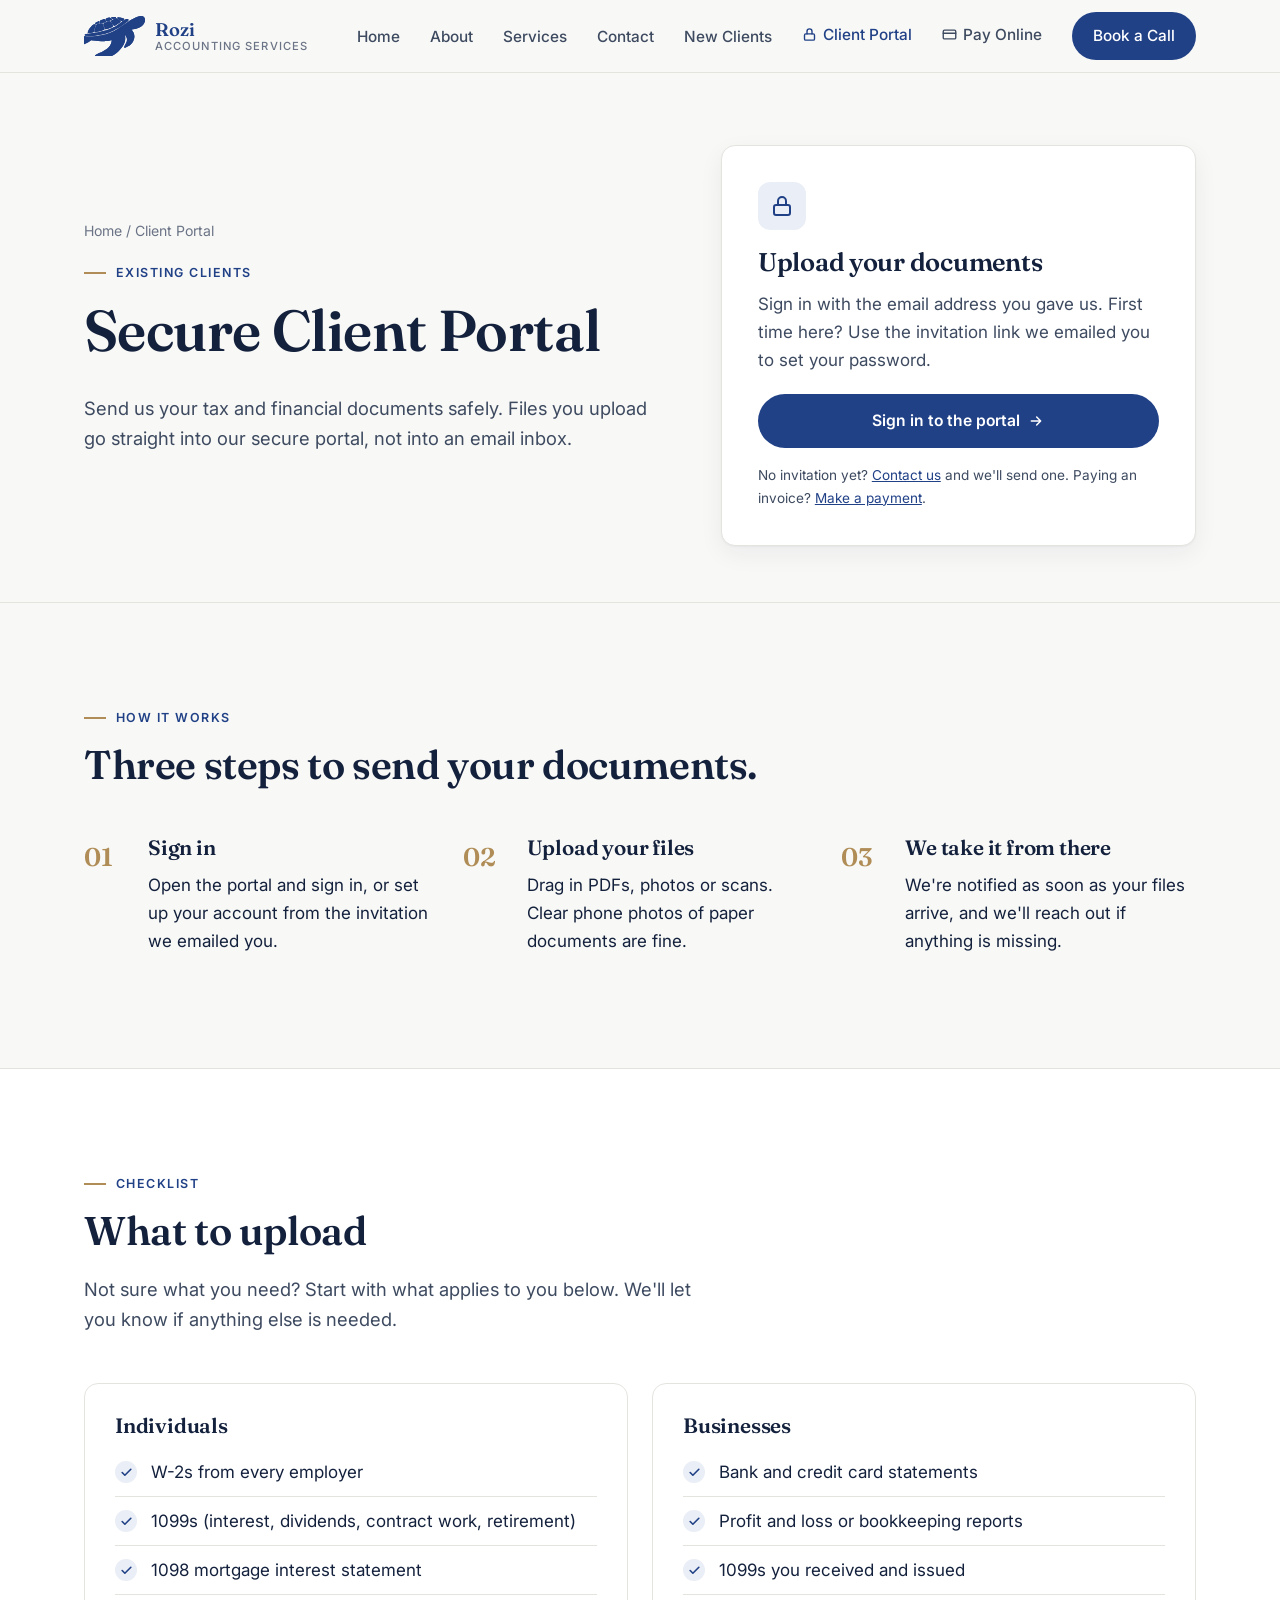
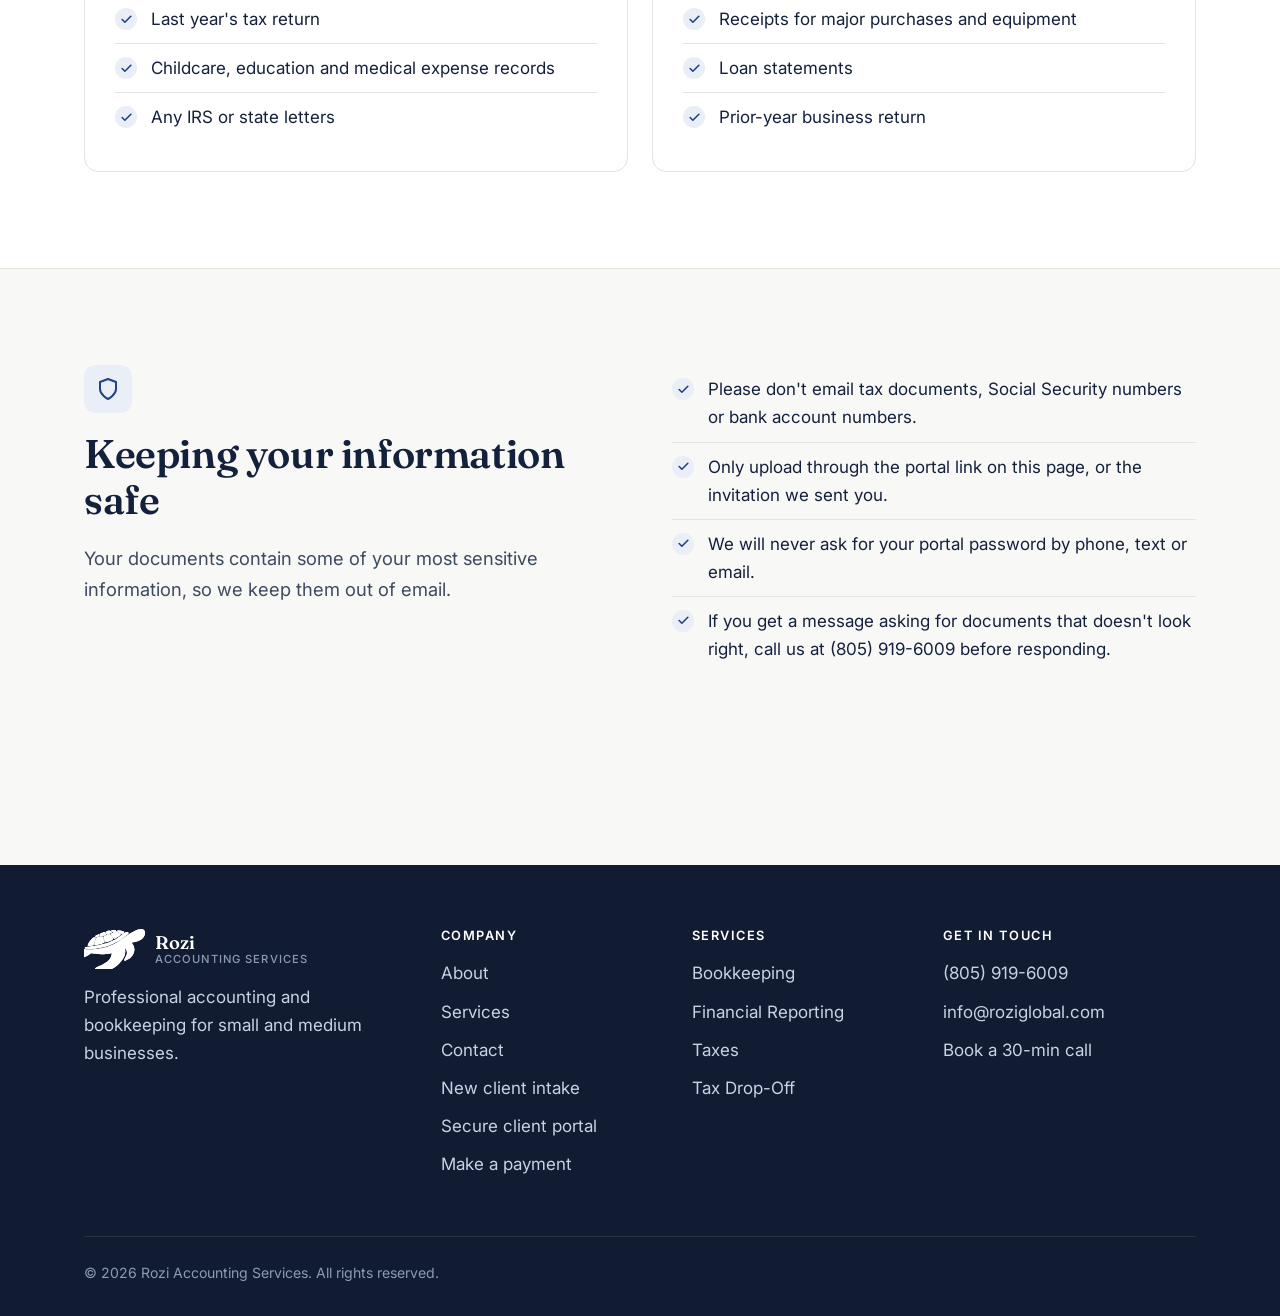
<file: portal.html>
<!doctype html>
<html lang="en">
<head>
  <meta charset="utf-8">
  <meta name="viewport" content="width=device-width, initial-scale=1">
  <title>Secure Client Portal — Rozi Accounting Services</title>
  <meta name="description" content="Upload your tax and financial documents to Rozi Accounting Services through our secure client portal.">
  <meta property="og:title" content="Secure Client Portal — Rozi Accounting Services">
  <meta property="og:description" content="Upload your tax and financial documents to Rozi Accounting Services through our secure client portal.">
  <meta property="og:image" content="https://www.roziglobal.com/og.png">
  <link rel="icon" href="logo.svg">
  <link rel="preconnect" href="https://fonts.googleapis.com">
  <link rel="preconnect" href="https://fonts.gstatic.com" crossorigin>
  <link href="https://fonts.googleapis.com/css2?family=Fraunces:opsz,wght@9..144,400;9..144,600;9..144,700&family=Inter:wght@400;500;600&display=swap" rel="stylesheet">
  <link rel="stylesheet" href="styles.css">
</head>
<body>

<header class="site-header">
  <nav class="container nav" aria-label="Main">
    <a href="index.html" class="logo" aria-label="Rozi Accounting Services home">
      <img class="logo-mark" src="logo.svg" alt="" width="61" height="40">
      <span class="logo-text">Rozi<small>Accounting Services</small></span>
    </a>
    <button class="nav-toggle" aria-label="Open menu" aria-expanded="false">
      <svg width="26" height="26" viewBox="0 0 24 24" fill="none" stroke="currentColor" stroke-width="2" stroke-linecap="round"><path d="M4 7h16M4 12h16M4 17h16"/></svg>
    </button>
    <ul class="nav-links">
      <li><a href="index.html">Home</a></li>
      <li><a href="about.html">About</a></li>
      <li><a href="services.html">Services</a></li>
      <li><a href="contact.html">Contact</a></li>
      <li><a href="intake.html">New Clients</a></li>
      <li><a href="portal.html" class="nav-portal" aria-current="page"><svg width="15" height="15" viewBox="0 0 24 24" fill="none" stroke="currentColor" stroke-width="2.2" stroke-linecap="round" stroke-linejoin="round" aria-hidden="true"><rect x="4" y="11" width="16" height="10" rx="2"/><path d="M8 11V7a4 4 0 0 1 8 0v4"/></svg>Client Portal</a></li>
      <li><a href="pay.html" class="nav-portal"><svg width="15" height="15" viewBox="0 0 24 24" fill="none" stroke="currentColor" stroke-width="2.2" stroke-linecap="round" stroke-linejoin="round" aria-hidden="true"><rect x="2" y="5" width="20" height="14" rx="2"/><path d="M2 10h20"/></svg>Pay Online</a></li>
      <li><a href="https://cal.com/roziglobal/30min" class="btn btn-primary">Book a Call</a></li>
    </ul>
  </nav>
</header>

<main>
  <section class="page-hero portal-hero">
    <div class="container portal-grid">
      <div>
        <div class="crumbs"><a href="index.html">Home</a> / Client Portal</div>
        <span class="eyebrow">Existing clients</span>
        <h1>Secure Client Portal</h1>
        <p class="lead">Send us your tax and financial documents safely. Files you upload go straight into our secure portal, not into an email inbox.</p>
      </div>
      <div class="card portal-card">
        <div class="icon"><svg width="24" height="24" viewBox="0 0 24 24" fill="none" stroke="currentColor" stroke-width="2" stroke-linecap="round" stroke-linejoin="round"><rect x="4" y="11" width="16" height="10" rx="2"/><path d="M8 11V7a4 4 0 0 1 8 0v4"/></svg></div>
        <h2>Upload your documents</h2>
        <p>Sign in with the email address you gave us. First time here? Use the invitation link we emailed you to set your password.</p>
        <a href="#" class="btn btn-primary portal-link" data-portal-link>Sign in to the portal
          <svg width="16" height="16" viewBox="0 0 24 24" fill="none" stroke="currentColor" stroke-width="2.2" stroke-linecap="round" stroke-linejoin="round"><path d="M5 12h14M13 6l6 6-6 6"/></svg>
        </a>
        <p class="portal-pending" data-portal-pending hidden>Our portal is being set up. In the meantime, call us at <strong class="selectable">(805) 919-6009</strong> and we'll tell you how to send your documents safely.</p>
        <p class="form-note">No invitation yet? <a href="contact.html">Contact us</a> and we'll send one. Paying an invoice? <a href="pay.html">Make a payment</a>.</p>
      </div>
    </div>
  </section>

  <section>
    <div class="container">
      <div class="section-head">
        <span class="eyebrow">How it works</span>
        <h2>Three steps to send your documents.</h2>
      </div>
      <div class="grid grid-3 steps">
        <div class="step reveal"><h3>Sign in</h3><p>Open the portal and sign in, or set up your account from the invitation we emailed you.</p></div>
        <div class="step reveal"><h3>Upload your files</h3><p>Drag in PDFs, photos or scans. Clear phone photos of paper documents are fine.</p></div>
        <div class="step reveal"><h3>We take it from there</h3><p>We're notified as soon as your files arrive, and we'll reach out if anything is missing.</p></div>
      </div>
    </div>
  </section>

  <section class="alt">
    <div class="container">
      <div class="section-head">
        <span class="eyebrow">Checklist</span>
        <h2>What to upload</h2>
        <p class="lead">Not sure what you need? Start with what applies to you below. We'll let you know if anything else is needed.</p>
      </div>
      <div class="grid grid-2"><div class="card doc-list"><h3>Individuals</h3><ul class="checklist"><li>W-2s from every employer</li><li>1099s (interest, dividends, contract work, retirement)</li><li>1098 mortgage interest statement</li><li>Last year's tax return</li><li>Childcare, education and medical expense records</li><li>Any IRS or state letters</li></ul></div><div class="card doc-list"><h3>Businesses</h3><ul class="checklist"><li>Bank and credit card statements</li><li>Profit and loss or bookkeeping reports</li><li>1099s you received and issued</li><li>Receipts for major purchases and equipment</li><li>Loan statements</li><li>Prior-year business return</li></ul></div></div>
    </div>
  </section>

  <section>
    <div class="container split">
      <div>
        <div class="icon"><svg width="24" height="24" viewBox="0 0 24 24" fill="none" stroke="currentColor" stroke-width="2" stroke-linecap="round" stroke-linejoin="round"><path d="M12 22s8-4 8-10V5l-8-3-8 3v7c0 6 8 10 8 10z"/></svg></div>
        <h2>Keeping your information safe</h2>
        <p class="lead">Your documents contain some of your most sensitive information, so we keep them out of email.</p>
      </div>
      <ul class="checklist">
        <li>Please don't email tax documents, Social Security numbers or bank account numbers.</li>
        <li>Only upload through the portal link on this page, or the invitation we sent you.</li>
        <li>We will never ask for your portal password by phone, text or email.</li>
        <li>If you get a message asking for documents that doesn't look right, call us at (805) 919-6009 before responding.</li>
      </ul>
    </div>
  </section>
</main>

<footer class="site-footer">
  <div class="container">
    <div class="footer-grid">
      <div>
        <a href="index.html" class="logo"><img class="logo-mark" src="logo.svg" alt="" width="61" height="40"><span class="logo-text">Rozi<small>Accounting Services</small></span></a>
        <p>Professional accounting and bookkeeping for small and medium businesses.</p>
      </div>
      <div>
        <h4>Company</h4>
        <ul><li><a href="about.html">About</a></li><li><a href="services.html">Services</a></li><li><a href="contact.html">Contact</a></li><li><a href="intake.html">New client intake</a></li><li><a href="portal.html">Secure client portal</a></li><li><a href="pay.html">Make a payment</a></li></ul>
      </div>
      <div>
        <h4>Services</h4>
        <ul><li><a href="services.html#bookkeeping">Bookkeeping</a></li><li><a href="services.html#reporting">Financial Reporting</a></li><li><a href="services.html#taxes">Taxes</a></li><li><a href="services.html#dropoff">Tax Drop-Off</a></li></ul>
      </div>
      <div>
        <h4>Get in touch</h4>
        <ul><li><a href="tel:+18059196009">(805) 919-6009</a></li><li><a href="mailto:info@roziglobal.com">info@roziglobal.com</a></li><li><a href="https://cal.com/roziglobal/30min">Book a 30-min call</a></li></ul>
      </div>
    </div>
    <div class="footer-bottom">
      <span>© <span data-year>2026</span> Rozi Accounting Services. All rights reserved.</span>
    </div>
  </div>
</footer>

<script src="script.js"></script>
</body>
</html>
</file>
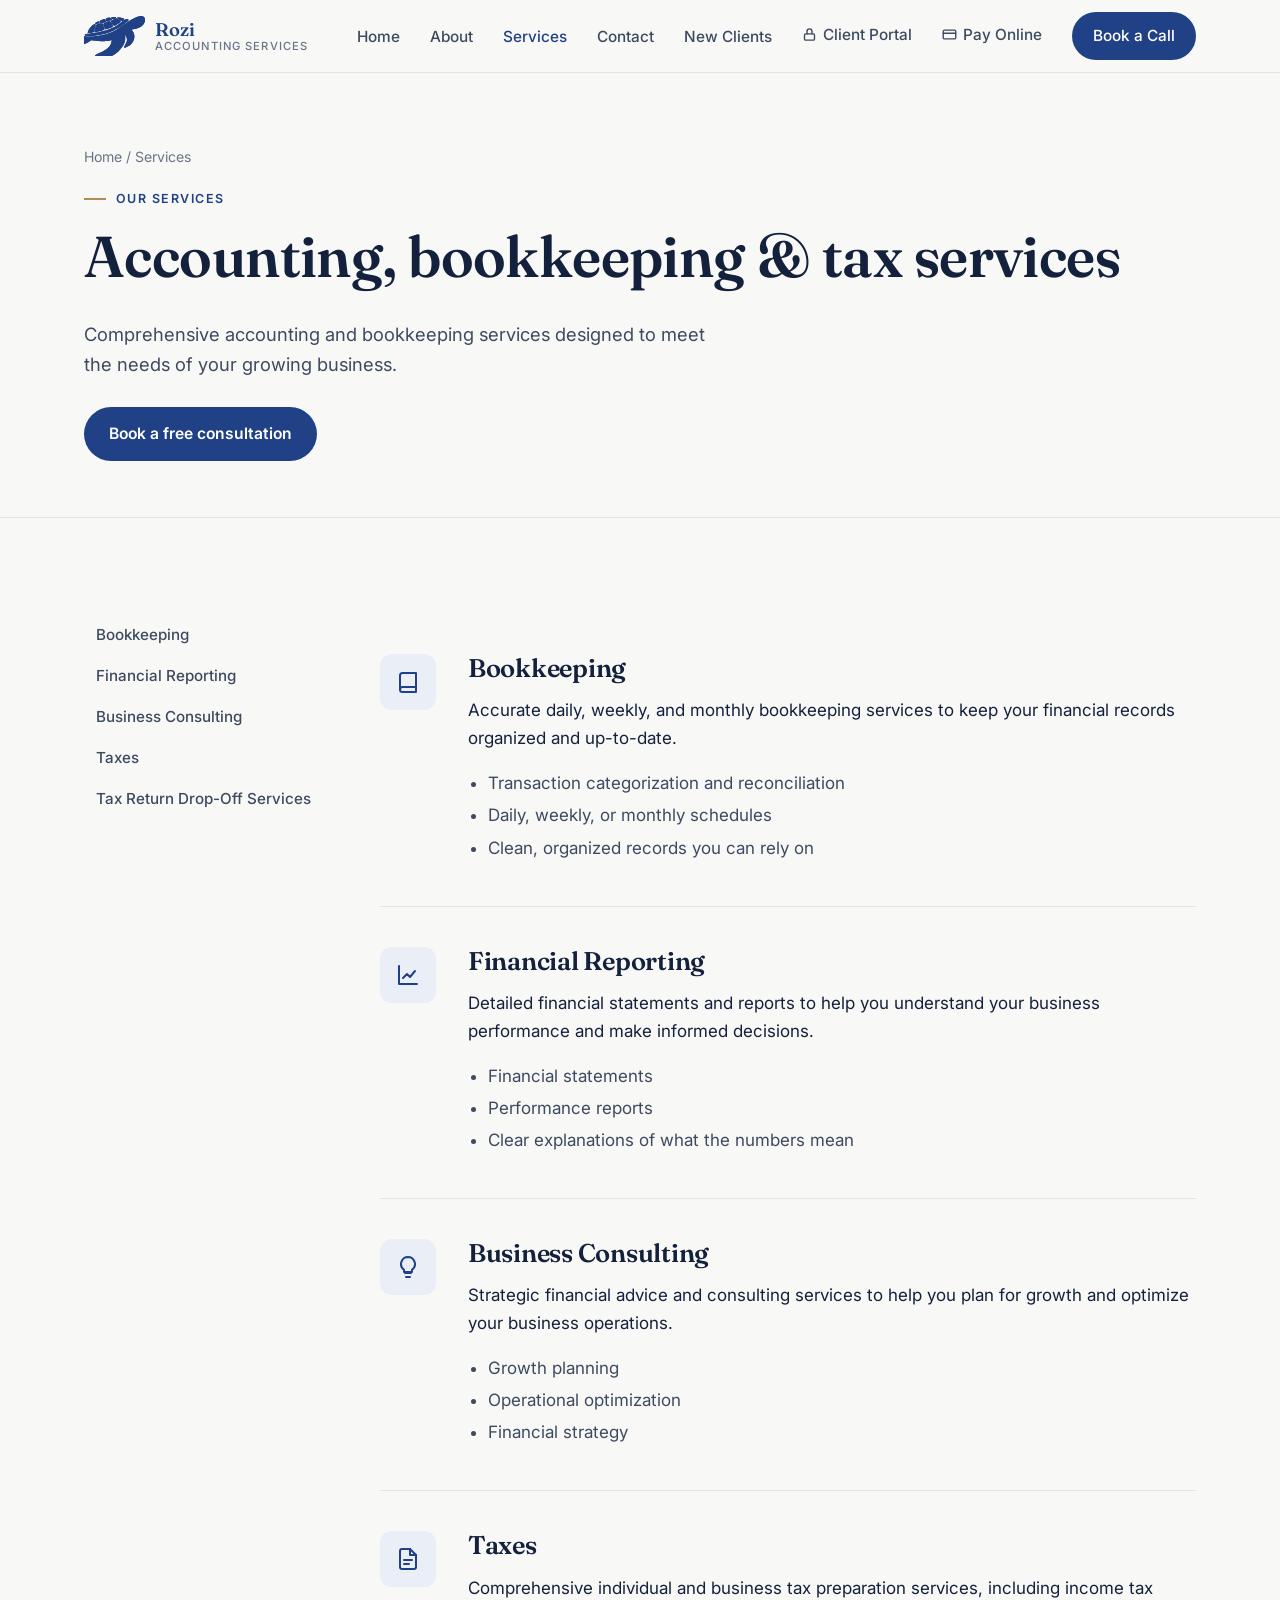
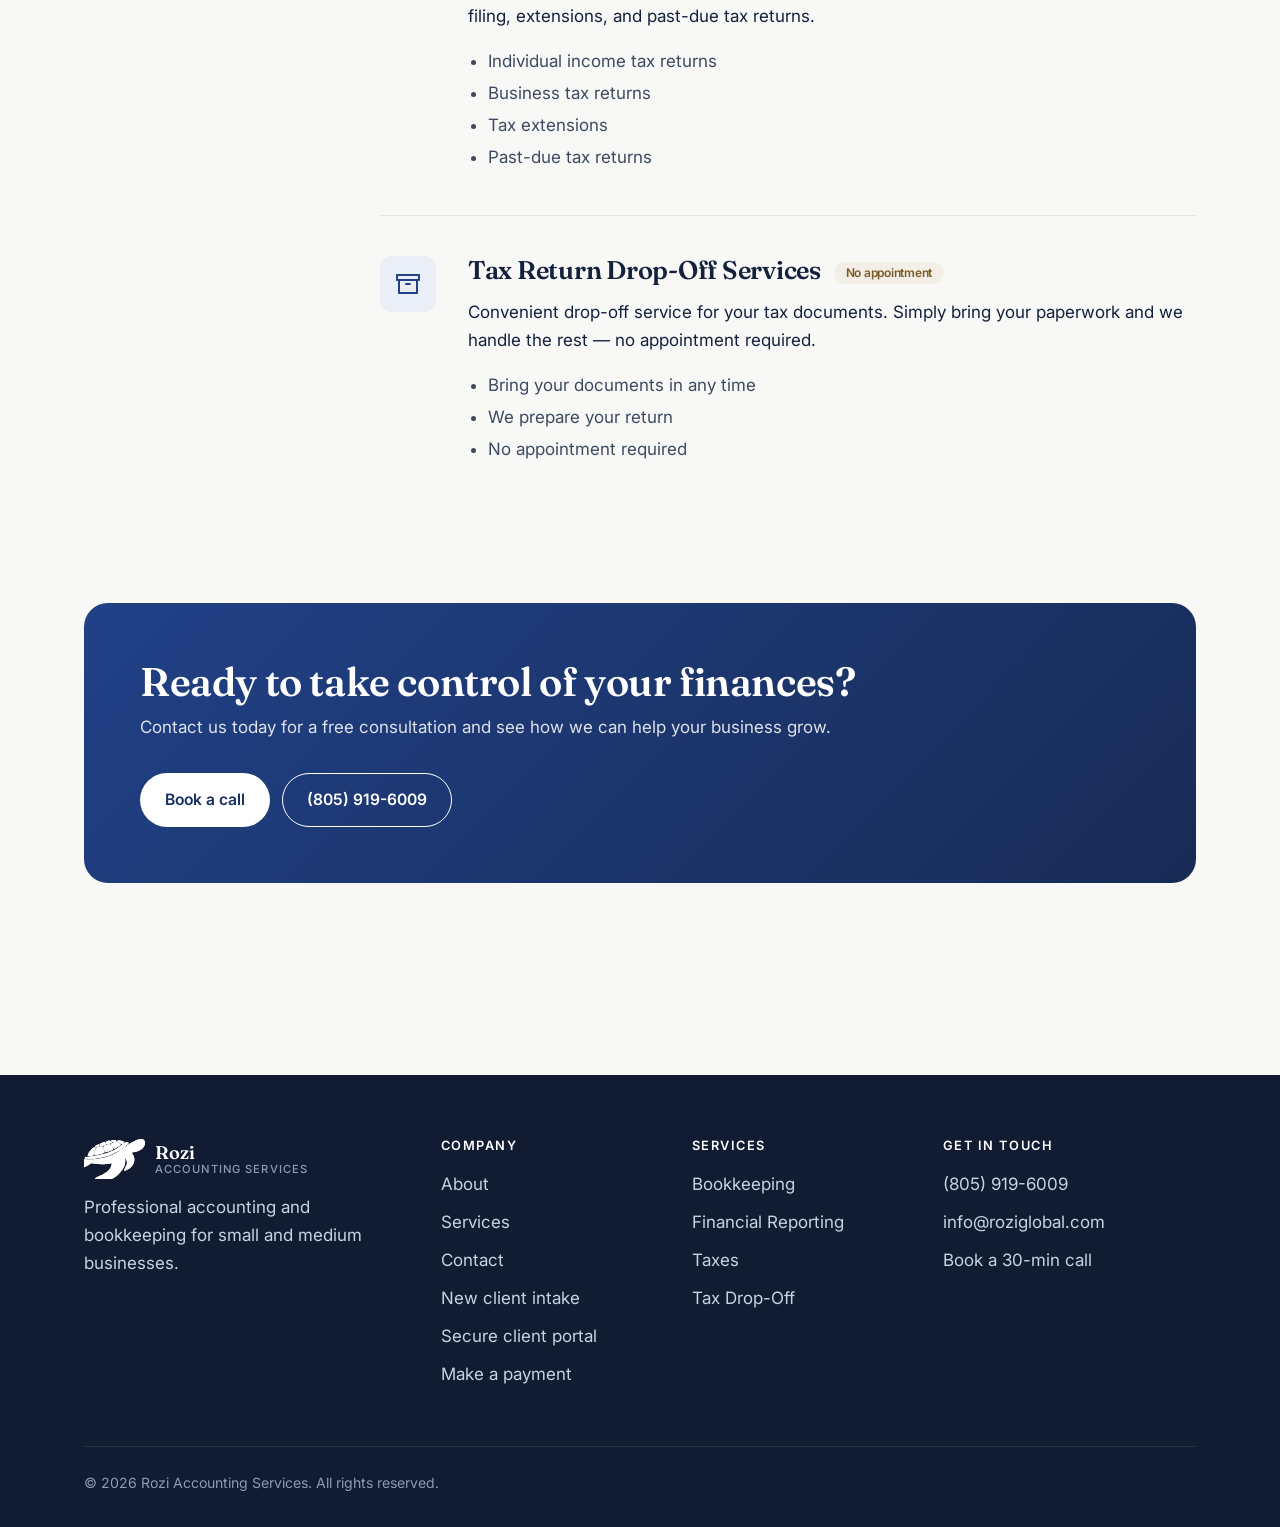
<file: services.html>
<!doctype html>
<html lang="en">
<head>
  <meta charset="utf-8">
  <meta name="viewport" content="width=device-width, initial-scale=1">
  <title>Services — Rozi Accounting Services</title>
  <meta name="description" content="Bookkeeping, financial reporting, business consulting, tax preparation and tax return drop-off for small and medium businesses.">
  <meta property="og:title" content="Services — Rozi Accounting Services">
  <meta property="og:description" content="Bookkeeping, financial reporting, business consulting, tax preparation and tax return drop-off for small and medium businesses.">
  <meta property="og:image" content="https://www.roziglobal.com/og.png">
  <link rel="icon" href="logo.svg">
  <link rel="preconnect" href="https://fonts.googleapis.com">
  <link rel="preconnect" href="https://fonts.gstatic.com" crossorigin>
  <link href="https://fonts.googleapis.com/css2?family=Fraunces:opsz,wght@9..144,400;9..144,600;9..144,700&family=Inter:wght@400;500;600&display=swap" rel="stylesheet">
  <link rel="stylesheet" href="styles.css">
</head>
<body>

<header class="site-header">
  <nav class="container nav" aria-label="Main">
    <a href="index.html" class="logo" aria-label="Rozi Accounting Services home">
      <img class="logo-mark" src="logo.svg" alt="" width="61" height="40">
      <span class="logo-text">Rozi<small>Accounting Services</small></span>
    </a>
    <button class="nav-toggle" aria-label="Open menu" aria-expanded="false">
      <svg width="26" height="26" viewBox="0 0 24 24" fill="none" stroke="currentColor" stroke-width="2" stroke-linecap="round"><path d="M4 7h16M4 12h16M4 17h16"/></svg>
    </button>
    <ul class="nav-links">
      <li><a href="index.html">Home</a></li>
      <li><a href="about.html">About</a></li>
      <li><a href="services.html" aria-current="page">Services</a></li>
      <li><a href="contact.html">Contact</a></li>
      <li><a href="intake.html">New Clients</a></li>
      <li><a href="portal.html" class="nav-portal"><svg width="15" height="15" viewBox="0 0 24 24" fill="none" stroke="currentColor" stroke-width="2.2" stroke-linecap="round" stroke-linejoin="round" aria-hidden="true"><rect x="4" y="11" width="16" height="10" rx="2"/><path d="M8 11V7a4 4 0 0 1 8 0v4"/></svg>Client Portal</a></li>
      <li><a href="pay.html" class="nav-portal"><svg width="15" height="15" viewBox="0 0 24 24" fill="none" stroke="currentColor" stroke-width="2.2" stroke-linecap="round" stroke-linejoin="round" aria-hidden="true"><rect x="2" y="5" width="20" height="14" rx="2"/><path d="M2 10h20"/></svg>Pay Online</a></li>
      <li><a href="https://cal.com/roziglobal/30min" class="btn btn-primary">Book a Call</a></li>
    </ul>
  </nav>
</header>

<main>
  <section class="page-hero">
    <div class="container">
      <div class="crumbs"><a href="index.html">Home</a> / Services</div>
      <span class="eyebrow">Our services</span>
      <h1>Accounting, bookkeeping &amp; tax services</h1>
      <p class="lead">Comprehensive accounting and bookkeeping services designed to meet the needs of your growing business.</p>
      <div class="btn-row"><a href="https://cal.com/roziglobal/30min" class="btn btn-primary">Book a free consultation</a></div>
    </div>
  </section>

  <section>
    <div class="container services-layout">
      <aside>
        <nav class="service-nav" aria-label="Services">
          <a href="#bookkeeping">Bookkeeping</a>
          <a href="#reporting">Financial Reporting</a>
          <a href="#consulting">Business Consulting</a>
          <a href="#taxes">Taxes</a>
          <a href="#dropoff">Tax Return Drop-Off Services</a>
        </nav>
      </aside>
      <div>
        <article class="service-detail reveal" id="bookkeeping">
          <div class="icon"><svg width="24" height="24" viewBox="0 0 24 24" fill="none" stroke="currentColor" stroke-width="2" stroke-linecap="round" stroke-linejoin="round"><path d="M4 19.5A2.5 2.5 0 0 1 6.5 17H20V3H6.5A2.5 2.5 0 0 0 4 5.5z"/><path d="M4 19.5A2.5 2.5 0 0 0 6.5 22H20v-5"/></svg></div>
          <div>
            <h2 style="font-size:1.6rem">Bookkeeping</h2>
            <p>Accurate daily, weekly, and monthly bookkeeping services to keep your financial records organized and up-to-date.</p>
            <ul><li>Transaction categorization and reconciliation</li><li>Daily, weekly, or monthly schedules</li><li>Clean, organized records you can rely on</li></ul>
          </div>
        </article>
        <article class="service-detail reveal" id="reporting">
          <div class="icon"><svg width="24" height="24" viewBox="0 0 24 24" fill="none" stroke="currentColor" stroke-width="2" stroke-linecap="round" stroke-linejoin="round"><path d="M3 3v18h18"/><path d="M7 15l4-4 3 3 5-6"/></svg></div>
          <div>
            <h2 style="font-size:1.6rem">Financial Reporting</h2>
            <p>Detailed financial statements and reports to help you understand your business performance and make informed decisions.</p>
            <ul><li>Financial statements</li><li>Performance reports</li><li>Clear explanations of what the numbers mean</li></ul>
          </div>
        </article>
        <article class="service-detail reveal" id="consulting">
          <div class="icon"><svg width="24" height="24" viewBox="0 0 24 24" fill="none" stroke="currentColor" stroke-width="2" stroke-linecap="round" stroke-linejoin="round"><path d="M9 18h6M10 22h4M12 2a7 7 0 0 0-4 12.7V17h8v-2.3A7 7 0 0 0 12 2z"/></svg></div>
          <div>
            <h2 style="font-size:1.6rem">Business Consulting</h2>
            <p>Strategic financial advice and consulting services to help you plan for growth and optimize your business operations.</p>
            <ul><li>Growth planning</li><li>Operational optimization</li><li>Financial strategy</li></ul>
          </div>
        </article>
        <article class="service-detail reveal" id="taxes">
          <div class="icon"><svg width="24" height="24" viewBox="0 0 24 24" fill="none" stroke="currentColor" stroke-width="2" stroke-linecap="round" stroke-linejoin="round"><path d="M14 2H6a2 2 0 0 0-2 2v16a2 2 0 0 0 2 2h12a2 2 0 0 0 2-2V8z"/><path d="M14 2v6h6M8 13h8M8 17h5"/></svg></div>
          <div>
            <h2 style="font-size:1.6rem">Taxes</h2>
            <p>Comprehensive individual and business tax preparation services, including income tax filing, extensions, and past-due tax returns.</p>
            <ul><li>Individual income tax returns</li><li>Business tax returns</li><li>Tax extensions</li><li>Past-due tax returns</li></ul>
          </div>
        </article>
        <article class="service-detail reveal" id="dropoff">
          <div class="icon"><svg width="24" height="24" viewBox="0 0 24 24" fill="none" stroke="currentColor" stroke-width="2" stroke-linecap="round" stroke-linejoin="round"><path d="M21 8v13H3V8"/><path d="M1 3h22v5H1zM10 12h4"/></svg></div>
          <div>
            <h2 style="font-size:1.6rem">Tax Return Drop-Off Services <span class="pill">No appointment</span></h2>
            <p>Convenient drop-off service for your tax documents. Simply bring your paperwork and we handle the rest — no appointment required.</p>
            <ul><li>Bring your documents in any time</li><li>We prepare your return</li><li>No appointment required</li></ul>
          </div>
        </article>
      </div>
    </div>
  </section>

  <section style="padding-top:0">
    <div class="container">
      <div class="cta-band reveal">
        <div>
          <h2>Ready to take control of your finances?</h2>
          <p>Contact us today for a free consultation and see how we can help your business grow.</p>
        </div>
        <div class="btn-row" style="margin:0">
          <a href="https://cal.com/roziglobal/30min" class="btn btn-light">Book a call</a>
          <a href="tel:+18059196009" class="btn btn-outline" style="border-color:#fff;color:#fff">(805) 919-6009</a>
        </div>
      </div>
    </div>
  </section>
</main>

<footer class="site-footer">
  <div class="container">
    <div class="footer-grid">
      <div>
        <a href="index.html" class="logo"><img class="logo-mark" src="logo.svg" alt="" width="61" height="40"><span class="logo-text">Rozi<small>Accounting Services</small></span></a>
        <p>Professional accounting and bookkeeping for small and medium businesses.</p>
      </div>
      <div>
        <h4>Company</h4>
        <ul><li><a href="about.html">About</a></li><li><a href="services.html">Services</a></li><li><a href="contact.html">Contact</a></li><li><a href="intake.html">New client intake</a></li><li><a href="portal.html">Secure client portal</a></li><li><a href="pay.html">Make a payment</a></li></ul>
      </div>
      <div>
        <h4>Services</h4>
        <ul><li><a href="services.html#bookkeeping">Bookkeeping</a></li><li><a href="services.html#reporting">Financial Reporting</a></li><li><a href="services.html#taxes">Taxes</a></li><li><a href="services.html#dropoff">Tax Drop-Off</a></li></ul>
      </div>
      <div>
        <h4>Get in touch</h4>
        <ul><li><a href="tel:+18059196009">(805) 919-6009</a></li><li><a href="mailto:info@roziglobal.com">info@roziglobal.com</a></li><li><a href="https://cal.com/roziglobal/30min">Book a 30-min call</a></li></ul>
      </div>
    </div>
    <div class="footer-bottom">
      <span>© <span data-year>2026</span> Rozi Accounting Services. All rights reserved.</span>
    </div>
  </div>
</footer>

<script src="script.js"></script>
</body>
</html>
</file>
<file: styles.css>
/* Rozi Accounting Services — shared styles */
:root {
  --ink: #14213d;
  --ink-soft: #3d4a60;
  --muted: #6b7486;
  --bg: #f8f8f6;
  --surface: #ffffff;
  --line: #e4e4df;
  --brand: #214187; /* logo navy: buttons, links */
  --brand-dark: #182f63;
  --brand-tint: #eaeef6;
  --navy: #214187; /* sea turtle logo */
  --accent: #b08d57; /* muted gold, used sparingly */
  --accent-tint: #f4efe6;
  --radius: 14px;
  --shadow: 0 1px 2px rgba(20,33,61,.04), 0 8px 24px rgba(20,33,61,.06);
  --max: 1160px;
  --serif: "Fraunces", Georgia, serif;
  --sans: "Inter", system-ui, -apple-system, "Segoe UI", sans-serif;
}

*, *::before, *::after { box-sizing: border-box; }
html { scroll-behavior: smooth; }
body {
  margin: 0; background: var(--bg); color: var(--ink);
  font-family: var(--sans); font-size: 17px; line-height: 1.65;
  -webkit-font-smoothing: antialiased;
}
img { max-width: 100%; display: block; }
a { color: var(--brand); }
h1, h2, h3, h4 { font-family: var(--serif); font-weight: 600; line-height: 1.15; margin: 0 0 .5em; letter-spacing: -.01em; }
h1 { font-size: clamp(2.3rem, 5vw, 3.6rem); }
h2 { font-size: clamp(1.8rem, 3.4vw, 2.5rem); }
h3 { font-size: 1.3rem; }
p { margin: 0 0 1em; }

.container { width: 100%; max-width: var(--max); margin: 0 auto; padding: 0 24px; }
@media (max-width: 600px) { .container { padding: 0 16px; } }

.eyebrow {
  display: inline-block; font-size: .78rem; font-weight: 600; letter-spacing: .12em;
  text-transform: uppercase; color: var(--brand); margin-bottom: 14px;
}
.lead { font-size: 1.15rem; color: var(--ink-soft); max-width: 640px; }

/* Buttons */
.btn {
  display: inline-flex; align-items: center; gap: 8px; padding: 13px 24px;
  border-radius: 999px; font-weight: 600; font-size: .98rem; text-decoration: none;
  border: 1.5px solid transparent; cursor: pointer; transition: all .2s ease;
  font-family: var(--sans);
}
.btn-primary { background: var(--brand); color: #fff; }
.btn-primary:hover { background: var(--brand-dark); transform: translateY(-1px); }
.btn-outline { border-color: var(--ink); color: var(--ink); background: transparent; }
.btn-outline:hover { background: var(--ink); color: #fff; }
.btn-light { background: #fff; color: var(--brand-dark); }
.btn-light:hover { background: var(--accent-tint); }
.btn-row { display: flex; flex-wrap: wrap; gap: 12px; margin-top: 28px; }

/* Header */
.site-header {
  position: sticky; top: env(safe-area-inset-top, 0px); z-index: 50;
  background: rgba(248,248,246,.92); backdrop-filter: blur(10px);
  border-bottom: 1px solid var(--line);
}
.nav { display: flex; align-items: center; justify-content: space-between; height: 72px; }
.logo { display: flex; align-items: center; gap: 10px; text-decoration: none; color: var(--ink); }
.logo-mark { height: 40px; width: auto; flex: none; }
.logo-text { color: var(--navy); font-family: var(--serif); font-weight: 600; font-size: 1.15rem; line-height: 1.1; }
.logo-text small { display: block; font-family: var(--sans); font-size: .7rem; font-weight: 500; letter-spacing: .1em; text-transform: uppercase; color: var(--muted); }
.nav-links { display: flex; align-items: center; gap: 30px; list-style: none; margin: 0; padding: 0; }
.nav-links a { text-decoration: none; color: var(--ink-soft); font-weight: 500; font-size: .96rem; }
.nav-links a:hover, .nav-links a[aria-current="page"] { color: var(--brand); }
.nav-links .btn { color: #fff; padding: 10px 20px; }
.nav-toggle { display: none; background: none; border: 0; padding: 8px; cursor: pointer; color: var(--ink); }
@media (max-width: 1100px) {
  .nav-toggle { display: block; }
  .nav-links {
    position: absolute; top: 72px; left: 0; right: 0; flex-direction: column; align-items: stretch;
    gap: 0; background: var(--bg); border-bottom: 1px solid var(--line); padding: 8px 16px 20px;
    display: none;
  }
  .nav-links.open { display: flex; }
  .nav-links li a { display: block; padding: 12px 4px; }
  .nav-links .btn { justify-content: center; margin-top: 8px; }
}

/* Sections */
section { padding: 96px 0; }
@media (max-width: 700px) { section { padding: 64px 0; } }
.section-head { max-width: 680px; margin-bottom: 48px; }
.section-head.center { text-align: center; margin-left: auto; margin-right: auto; }
.section-head.center .lead { margin: 0 auto; }
.alt { background: var(--surface); border-top: 1px solid var(--line); border-bottom: 1px solid var(--line); }

/* Hero */
.hero { padding: 88px 0 96px; position: relative; overflow: hidden; }
.hero-grid { display: grid; grid-template-columns: 1.15fr .85fr; gap: 56px; align-items: center; }
.hero-card {
  background: var(--surface); border: 1px solid var(--line); border-radius: 20px;
  box-shadow: var(--shadow); padding: 28px;
}
.hero-card h3 { font-size: 1.1rem; margin-bottom: 16px; }
.ledger-row { display: flex; justify-content: space-between; align-items: center; padding: 12px 0; border-bottom: 1px dashed var(--line); font-size: .95rem; }
.ledger-row:last-of-type { border-bottom: 0; }
.ledger-row .tag { font-size: .75rem; font-weight: 600; padding: 3px 10px; border-radius: 999px; background: var(--brand-tint); color: var(--brand); }
.ledger-row .tag.gold { background: var(--accent-tint); color: #7a5a26; }
.hero-card .note { margin-top: 18px; font-size: .88rem; color: var(--muted); }
.hero::before {
  content: ""; position: absolute; right: -180px; top: -180px; width: 520px; height: 520px;
  border-radius: 50%; background: radial-gradient(circle, var(--brand-tint), transparent 70%); z-index: -1;
}
@media (max-width: 900px) { .hero-grid { grid-template-columns: 1fr; } }

/* Page hero (inner pages) */
.page-hero { padding: 72px 0 56px; border-bottom: 1px solid var(--line); }
.crumbs { font-size: .88rem; color: var(--muted); margin-bottom: 12px; }
.crumbs a { color: var(--muted); text-decoration: none; }

/* Trust strip */
.trust { padding: 28px 0; border-top: 1px solid var(--line); border-bottom: 1px solid var(--line); background: var(--surface); }
.trust ul { display: flex; flex-wrap: wrap; justify-content: space-between; gap: 16px 32px; list-style: none; margin: 0; padding: 0; }
.trust li { display: flex; align-items: center; gap: 10px; font-weight: 500; color: var(--ink-soft); font-size: .95rem; }
.trust svg { color: var(--brand); flex: none; }

/* Cards / grid */
.grid { display: grid; gap: 24px; }
.grid-3 { grid-template-columns: repeat(3, 1fr); }
.grid-2 { grid-template-columns: repeat(2, 1fr); }
@media (max-width: 960px) { .grid-3 { grid-template-columns: repeat(2, 1fr); } }
@media (max-width: 640px) { .grid-3, .grid-2 { grid-template-columns: 1fr; } }
.card {
  background: var(--surface); border: 1px solid var(--line); border-radius: var(--radius);
  padding: 30px; transition: transform .2s ease, box-shadow .2s ease;
}
.card:hover { transform: translateY(-3px); box-shadow: var(--shadow); }
.card p { color: var(--ink-soft); margin: 0; }
.icon {
  width: 48px; height: 48px; border-radius: 12px; background: var(--brand-tint); color: var(--brand);
  display: grid; place-items: center; margin-bottom: 18px;
}
.card.featured { background: var(--brand); color: #fff; border-color: var(--brand); }
.card.featured p { color: rgba(255,255,255,.85); }
.card.featured .icon { background: rgba(255,255,255,.15); color: #fff; }
.card-link { display: inline-block; margin-top: 16px; font-weight: 600; font-size: .92rem; text-decoration: none; }

/* Split */
.split { display: grid; grid-template-columns: 1fr 1fr; gap: 64px; align-items: start; }
@media (max-width: 900px) { .split { grid-template-columns: 1fr; gap: 40px; } }

.checklist { list-style: none; padding: 0; margin: 0; }
.checklist li { position: relative; padding: 10px 0 10px 36px; border-bottom: 1px solid var(--line); }
.checklist li:last-child { border-bottom: 0; }
.checklist li::before {
  content: ""; position: absolute; left: 0; top: 13px; width: 22px; height: 22px; border-radius: 50%;
  background: var(--brand-tint) url("data:image/svg+xml,%3Csvg xmlns='http://www.w3.org/2000/svg' viewBox='0 0 24 24' fill='none' stroke='%23214187' stroke-width='3' stroke-linecap='round' stroke-linejoin='round'%3E%3Cpath d='M20 6 9 17l-5-5'/%3E%3C/svg%3E") center/13px no-repeat;
}

/* Testimonial */
.testimonial {
  background: #172b55; color: #eef1f6; border-radius: 24px; padding: 64px;
  position: relative; overflow: hidden;
}
.testimonial::before {
  content: "\201C"; position: absolute; top: -40px; left: 32px; font-family: var(--serif);
  font-size: 16rem; color: var(--accent); opacity: .25; line-height: 1;
}
.testimonial blockquote { margin: 0; position: relative; }
.testimonial blockquote p { font-family: var(--serif); font-size: clamp(1.1rem, 2vw, 1.35rem); line-height: 1.55; font-weight: 400; }
.testimonial blockquote p.short { font-size: clamp(1.4rem, 2.6vw, 1.85rem); }
.testimonial cite { display: flex; align-items: center; gap: 14px; font-style: normal; margin-top: 28px; }
.avatar { width: 48px; height: 48px; border-radius: 50%; background: var(--accent-tint); color: var(--navy); display: grid; place-items: center; font-weight: 700; }
.testimonial cite strong { display: block; }
.testimonial cite span { color: #a8b5cc; font-size: .92rem; }
@media (max-width: 700px) { .testimonial { padding: 40px 24px; } }

/* Steps */
.steps { counter-reset: step; }
.step { position: relative; padding-left: 64px; }
.step::before {
  counter-increment: step; content: counter(step, decimal-leading-zero);
  position: absolute; left: 0; top: 0; font-family: var(--serif); font-size: 1.6rem; font-weight: 600; color: var(--accent);
}

/* Services detail */
.service-detail { display: grid; grid-template-columns: 64px 1fr; gap: 24px; padding: 40px 0; border-bottom: 1px solid var(--line); scroll-margin-top: 96px; }
.service-detail:last-child { border-bottom: 0; }
.service-detail .icon { margin: 0; width: 56px; height: 56px; }
.service-detail ul { margin: 8px 0 0; padding-left: 20px; color: var(--ink-soft); }
.service-detail li { margin-bottom: 4px; }
.pill { display: inline-block; font-size: .75rem; font-weight: 600; padding: 4px 12px; border-radius: 999px; background: var(--accent-tint); color: #7a5a26; margin-left: 8px; vertical-align: middle; font-family: var(--sans); }
.service-nav { position: sticky; top: 96px; }
.service-nav a { display: block; padding: 8px 12px; border-radius: 8px; text-decoration: none; color: var(--ink-soft); font-weight: 500; font-size: .95rem; }
.service-nav a:hover { background: var(--brand-tint); color: var(--brand); }
.services-layout { display: grid; grid-template-columns: 240px 1fr; gap: 56px; }
@media (max-width: 900px) { .services-layout { grid-template-columns: 1fr; gap: 0; } .services-layout > aside { display: none; } }

/* CTA band */
.cta-band { background: var(--brand); color: #fff; border-radius: 24px; padding: 56px; display: flex; align-items: center; justify-content: space-between; gap: 32px; flex-wrap: wrap; }
.cta-band h2 { margin: 0 0 8px; }
.cta-band p { margin: 0; color: rgba(255,255,255,.85); }
@media (max-width: 700px) { .cta-band { padding: 36px 24px; } }

/* Contact */
.contact-grid { display: grid; grid-template-columns: .9fr 1.1fr; gap: 48px; }
@media (max-width: 900px) { .contact-grid { grid-template-columns: 1fr; } }
.contact-item { display: flex; gap: 16px; align-items: flex-start; padding: 20px 0; border-bottom: 1px solid var(--line); }
.contact-item .icon { margin: 0; flex: none; }
.contact-item small { display: block; color: var(--muted); font-size: .85rem; }
.contact-item a { font-size: 1.1rem; font-weight: 600; text-decoration: none; color: var(--ink); }
.contact-item a:hover { color: var(--brand); }
form .field { margin-bottom: 18px; }
form label { display: block; font-weight: 600; font-size: .9rem; margin-bottom: 6px; }
form input, form textarea, form select {
  width: 100%; padding: 13px 14px; border: 1.5px solid var(--line); border-radius: 10px;
  font: inherit; font-size: 1rem; background: var(--bg); color: var(--ink); transition: border-color .15s;
}
form input:focus, form textarea:focus, form select:focus { outline: none; border-color: var(--brand); background: #fff; }
form textarea { min-height: 140px; resize: vertical; }
.field-row { display: grid; grid-template-columns: 1fr 1fr; gap: 16px; }
@media (max-width: 560px) { .field-row { grid-template-columns: 1fr; } }
.form-note { font-size: .85rem; color: var(--muted); margin-top: 12px; }
.form-status { margin-top: 14px; padding: 12px 16px; border-radius: 10px; background: var(--brand-tint); color: var(--brand-dark); font-weight: 500; display: none; }
.form-status.show { display: block; }

/* FAQ */
details { border-bottom: 1px solid var(--line); padding: 20px 0; }
details summary { cursor: pointer; font-weight: 600; font-size: 1.05rem; list-style: none; display: flex; justify-content: space-between; gap: 16px; }
details summary::-webkit-details-marker { display: none; }
details summary::after { content: "+"; font-size: 1.4rem; color: var(--brand); line-height: 1; }
details[open] summary::after { content: "\2212"; }
details p { margin: 12px 0 0; color: var(--ink-soft); }

/* Footer */
.site-footer { background: #111c33; color: #c7d2e4; padding: 64px 0 32px; margin-top: 96px; }
.footer-grid { display: grid; grid-template-columns: 1.5fr 1fr 1fr 1.2fr; gap: 40px; }
@media (max-width: 860px) { .footer-grid { grid-template-columns: 1fr 1fr; } }
@media (max-width: 520px) { .footer-grid { grid-template-columns: 1fr; } }
.site-footer h4 { font-family: var(--sans); font-size: .8rem; letter-spacing: .12em; text-transform: uppercase; color: #fff; margin-bottom: 16px; }
.site-footer ul { list-style: none; padding: 0; margin: 0; }
.site-footer li { margin-bottom: 10px; }
.site-footer a { color: #c7d2e4; text-decoration: none; }
.site-footer a:hover { color: #fff; }
.site-footer .logo { color: #fff; margin-bottom: 14px; }
.site-footer .logo-mark { filter: brightness(0) invert(1); }
.site-footer .logo-text { color: #fff; }
.site-footer .logo-text small { color: #8b9ab5; }
.footer-bottom { border-top: 1px solid rgba(255,255,255,.1); margin-top: 48px; padding-top: 24px; font-size: .88rem; color: #8b9ab5; display: flex; justify-content: space-between; flex-wrap: wrap; gap: 12px; }

/* Reveal */
.reveal { transition: transform .6s ease; }
.reveal:not(.in) { transform: translateY(10px); }
.reveal.in { transform: none; }
@media (prefers-reduced-motion: reduce) { .reveal { opacity: 1; transform: none; transition: none; } html { scroll-behavior: auto; } }

/* Intake form */
.intake-layout { display: grid; grid-template-columns: minmax(0, 1fr) 320px; gap: 48px; align-items: start; }
.intake-layout > .intake, .intake-layout > .intake-done { grid-column: 1; grid-row: 1; min-width: 0; }
.intake-aside { grid-column: 2; grid-row: 1; display: grid; gap: 20px; position: sticky; top: 96px; }
.intake-aside .card:hover { transform: none; box-shadow: none; }
@media (max-width: 900px) { .intake-layout { grid-template-columns: 1fr; } .intake-aside { grid-column: 1; grid-row: 2; position: static; } }
.intake fieldset { border: 1px solid var(--line); border-radius: var(--radius); background: var(--surface); padding: 28px; margin: 0 0 20px; min-width: 0; }
.intake legend { font-family: var(--serif); font-size: 1.3rem; font-weight: 600; padding: 0 8px; margin-left: -8px; display: flex; align-items: center; gap: 12px; }
.step-no { width: 30px; height: 30px; border-radius: 50%; background: var(--brand); color: #fff; font-family: var(--sans); font-size: .9rem; display: grid; place-items: center; }
.intake .label { display: block; font-weight: 600; font-size: .9rem; margin-bottom: 8px; }
.intake .hint { color: var(--muted); font-size: .92rem; margin: -4px 0 14px; }
.checks { display: flex; flex-wrap: wrap; gap: 10px; }
.grid-checks { display: grid; grid-template-columns: repeat(2, minmax(0, 1fr)); }
@media (max-width: 560px) { .grid-checks { grid-template-columns: 1fr; } }
.check { position: relative; display: flex; align-items: center; gap: 10px; cursor: pointer; font-weight: 500; font-size: .96rem; margin: 0; }
.checks .check { border: 1.5px solid var(--line); border-radius: 10px; padding: 11px 14px; background: var(--bg); transition: border-color .15s, background .15s; }
.checks .check:hover { border-color: var(--brand); }
.checks .check:has(input:checked) { border-color: var(--brand); background: var(--brand-tint); color: var(--brand-dark); }
.checks.big .check { flex: 1 1 180px; padding: 16px; font-weight: 600; }
.check input { width: 18px; height: 18px; accent-color: var(--brand); margin: 0; flex: none; }
.check input:focus-visible { outline: 2px solid var(--brand); outline-offset: 2px; }
.consent { margin: 20px 0; font-weight: 400; color: var(--ink-soft); align-items: flex-start; }
.consent input { margin-top: 3px; }
.notice { background: var(--accent-tint); border-radius: 10px; padding: 16px 18px; font-size: .94rem; color: #5c4520; }
.notice strong { display: block; color: #4a3718; }
.error { color: #a4332a; font-weight: 500; font-size: .92rem; margin: 10px 0 0; }
.intake .invalid { border-color: #c2473d !important; }
.intake-done { padding: 40px; }
.intake-done:hover { transform: none; }
.next-steps { margin: 0; padding-left: 20px; color: var(--ink-soft); display: grid; gap: 10px; }
.next-steps strong { color: var(--ink); }
.selectable { user-select: all; }
.preview-summary { background: var(--bg); border: 1px solid var(--line); border-radius: 10px; padding: 16px; font-size: .88rem; white-space: pre-wrap; overflow-x: auto; }

/* Client portal */
.nav-links .nav-portal { display: inline-flex; align-items: center; gap: 6px; }
@media (max-width: 1240px) and (min-width: 1101px) { .nav-links { gap: 22px; } }
.portal-grid { display: grid; grid-template-columns: minmax(0, 1.1fr) minmax(0, .9fr); gap: 56px; align-items: center; }
@media (max-width: 900px) { .portal-grid { grid-template-columns: 1fr; gap: 32px; } }
.portal-card { padding: 36px; box-shadow: var(--shadow); }
.portal-card:hover { transform: none; }
.portal-card h2 { font-size: 1.6rem; }
.portal-card p { margin-bottom: 20px; }
.portal-card .btn { width: 100%; justify-content: center; }
.portal-pending { margin-top: 16px; padding: 12px 16px; border-radius: 10px; background: var(--accent-tint); color: #5c4520; font-size: .94rem; }
.portal-card .form-note { margin: 16px 0 0; }
.doc-list:hover { transform: none; box-shadow: none; }

/* Owner */
.owner { display: grid; grid-template-columns: 200px minmax(0, 1fr); gap: 48px; align-items: center; max-width: 920px; margin: 0 auto; }
.owner-photo { width: 200px; height: 200px; border-radius: 50%; background: var(--navy); color: #fff; display: grid; place-items: center; font-family: var(--serif); font-size: 3.6rem; font-weight: 600; letter-spacing: .02em; }
.owner-photo img { width: 100%; height: 100%; object-fit: cover; border-radius: 50%; }
.owner h2 { margin-bottom: 4px; }
.owner-role { color: var(--brand); font-weight: 600; margin-bottom: 16px; }
.owner-text p:not(.owner-role) { color: var(--ink-soft); }
@media (max-width: 700px) { .owner { grid-template-columns: 1fr; gap: 24px; text-align: center; } .owner-photo { width: 140px; height: 140px; font-size: 2.6rem; margin: 0 auto; } .owner .btn-row { justify-content: center; } }
.owner-facts { list-style: none; padding: 0; margin: 24px 0 0; display: grid; grid-template-columns: repeat(3, minmax(0, 1fr)); gap: 12px; }
.owner-facts li { background: var(--surface); border: 1px solid var(--line); border-radius: 12px; padding: 14px 16px; }
.owner-facts strong { display: block; font-family: var(--serif); font-size: 1.35rem; color: var(--navy); line-height: 1.2; }
.owner-facts span { font-size: .88rem; color: var(--muted); }
.owner { align-items: start; }
.owner-photo { margin-top: 8px; }
@media (max-width: 700px) { .owner-facts { grid-template-columns: 1fr; text-align: left; } .owner-text { text-align: left; } .owner-text .eyebrow, .owner h2, .owner-role { text-align: center; } }

/* Professional finish: gold hairline under section labels */
.eyebrow { display: inline-flex; align-items: center; gap: 10px; }
.eyebrow::before { content: ""; width: 22px; height: 2px; background: var(--accent); flex: none; }
.section-head.center .eyebrow::before { display: none; }
.card.featured { background: var(--brand); border-color: var(--brand); }
.cta-band { background: linear-gradient(135deg, #214187 0%, #172b55 100%); }
.owner { grid-template-columns: 160px minmax(0, 1fr); }
.owner-photo { width: 160px; height: 160px; overflow: hidden; box-shadow: 0 0 0 4px var(--surface), 0 0 0 5px var(--line); }
@media (max-width: 700px) { .owner-photo { width: 128px; height: 128px; } }
</file>
